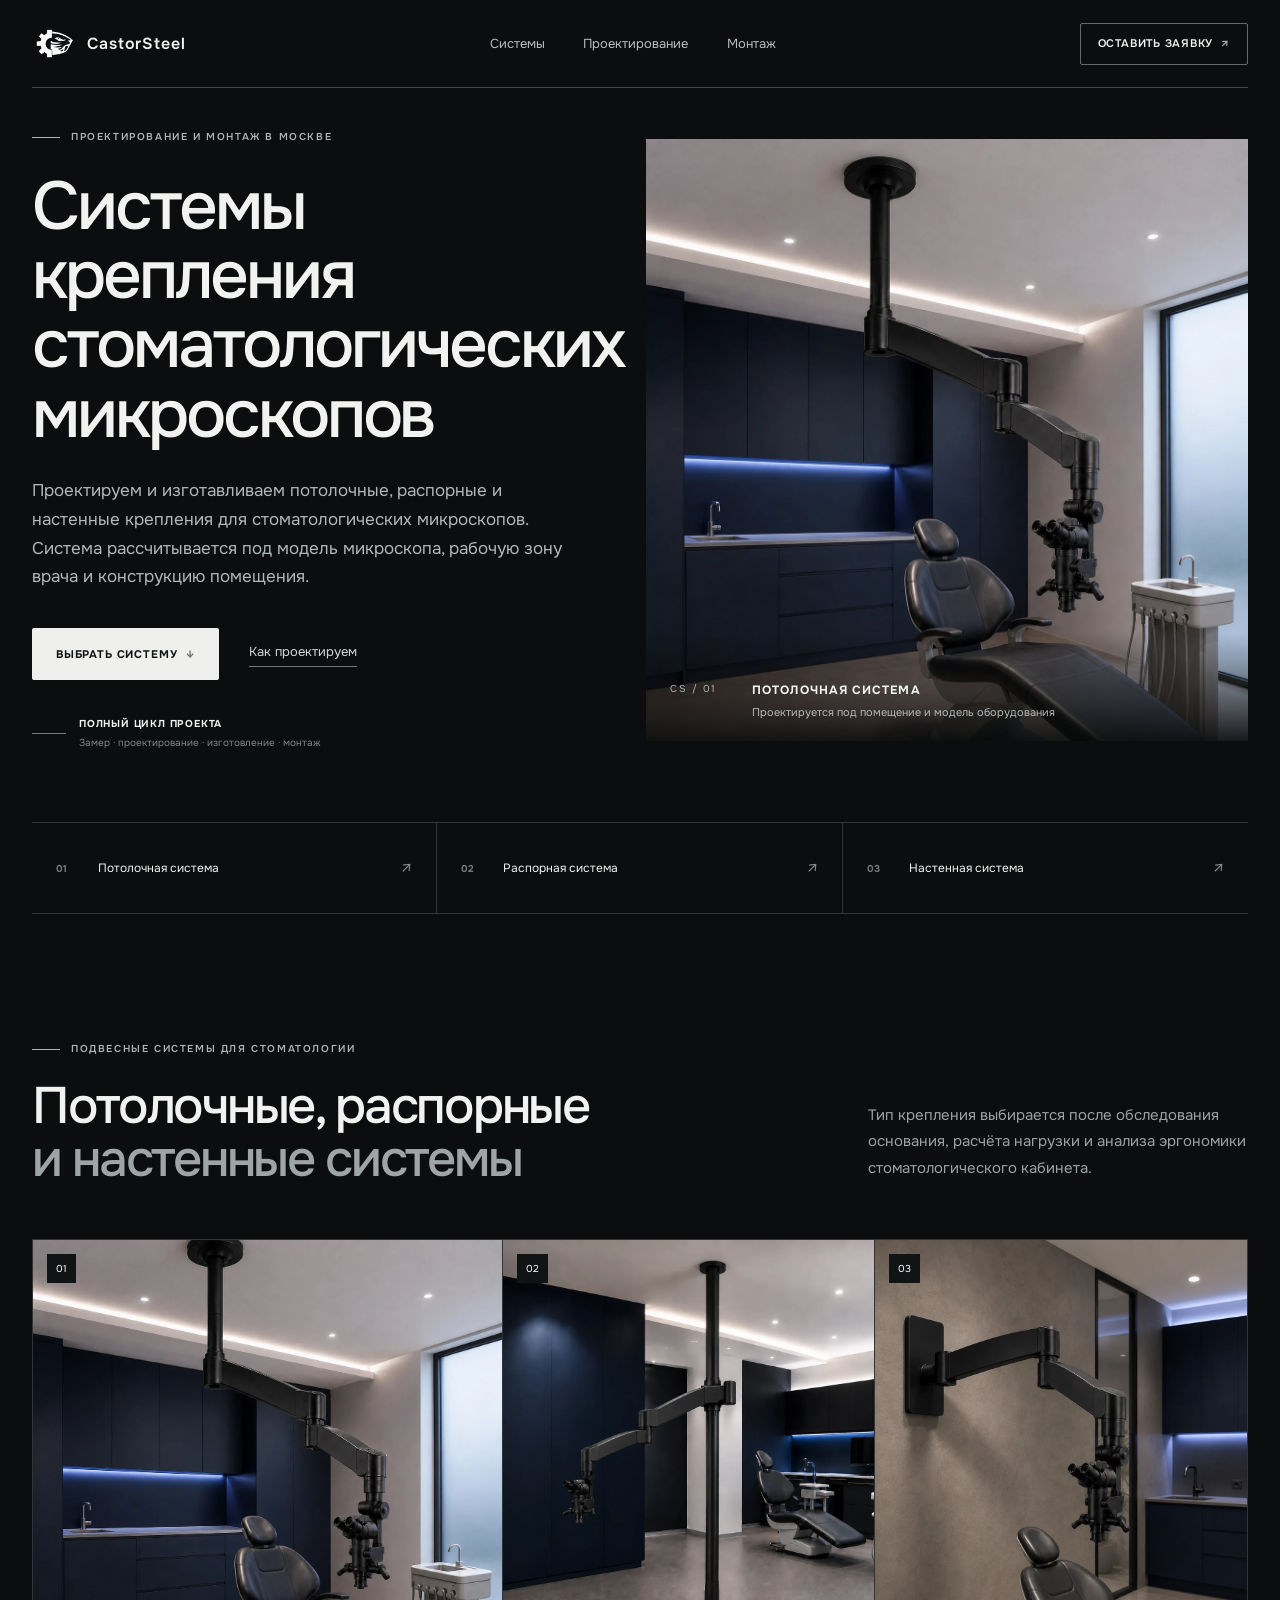
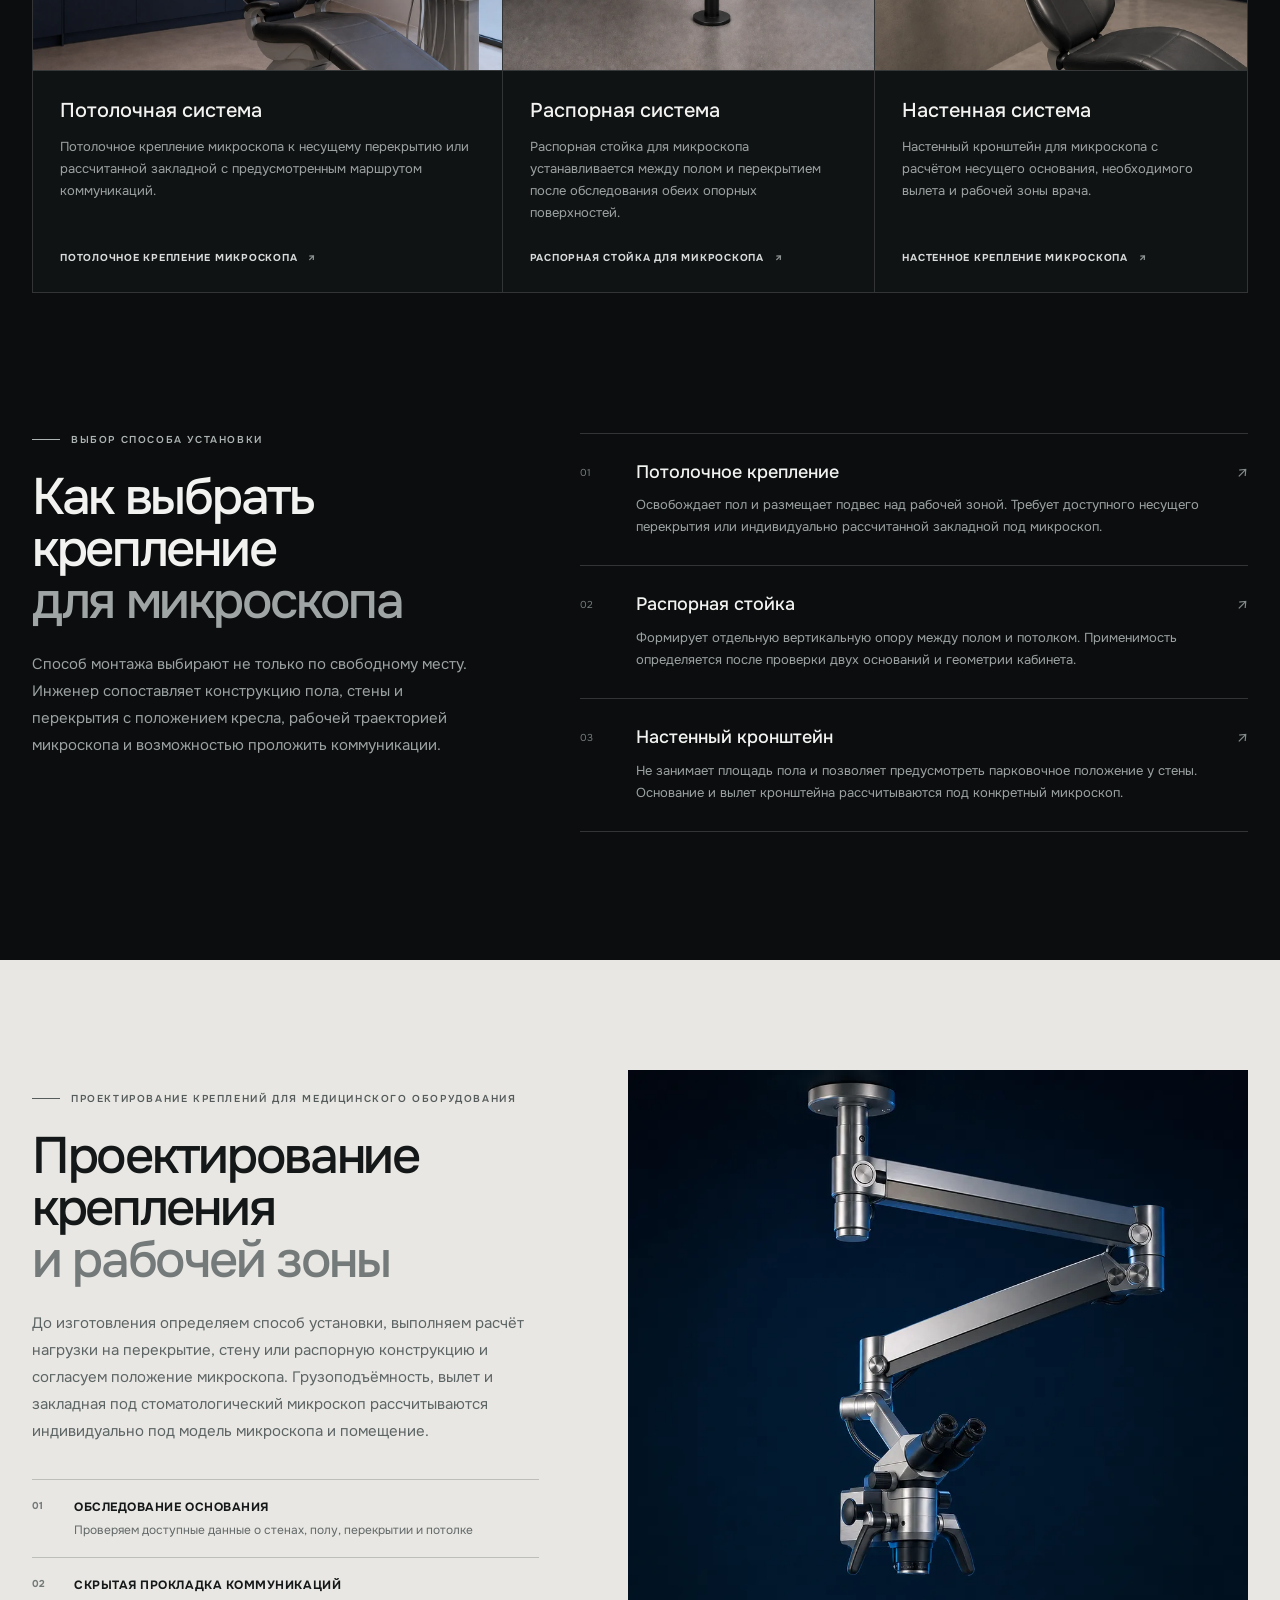
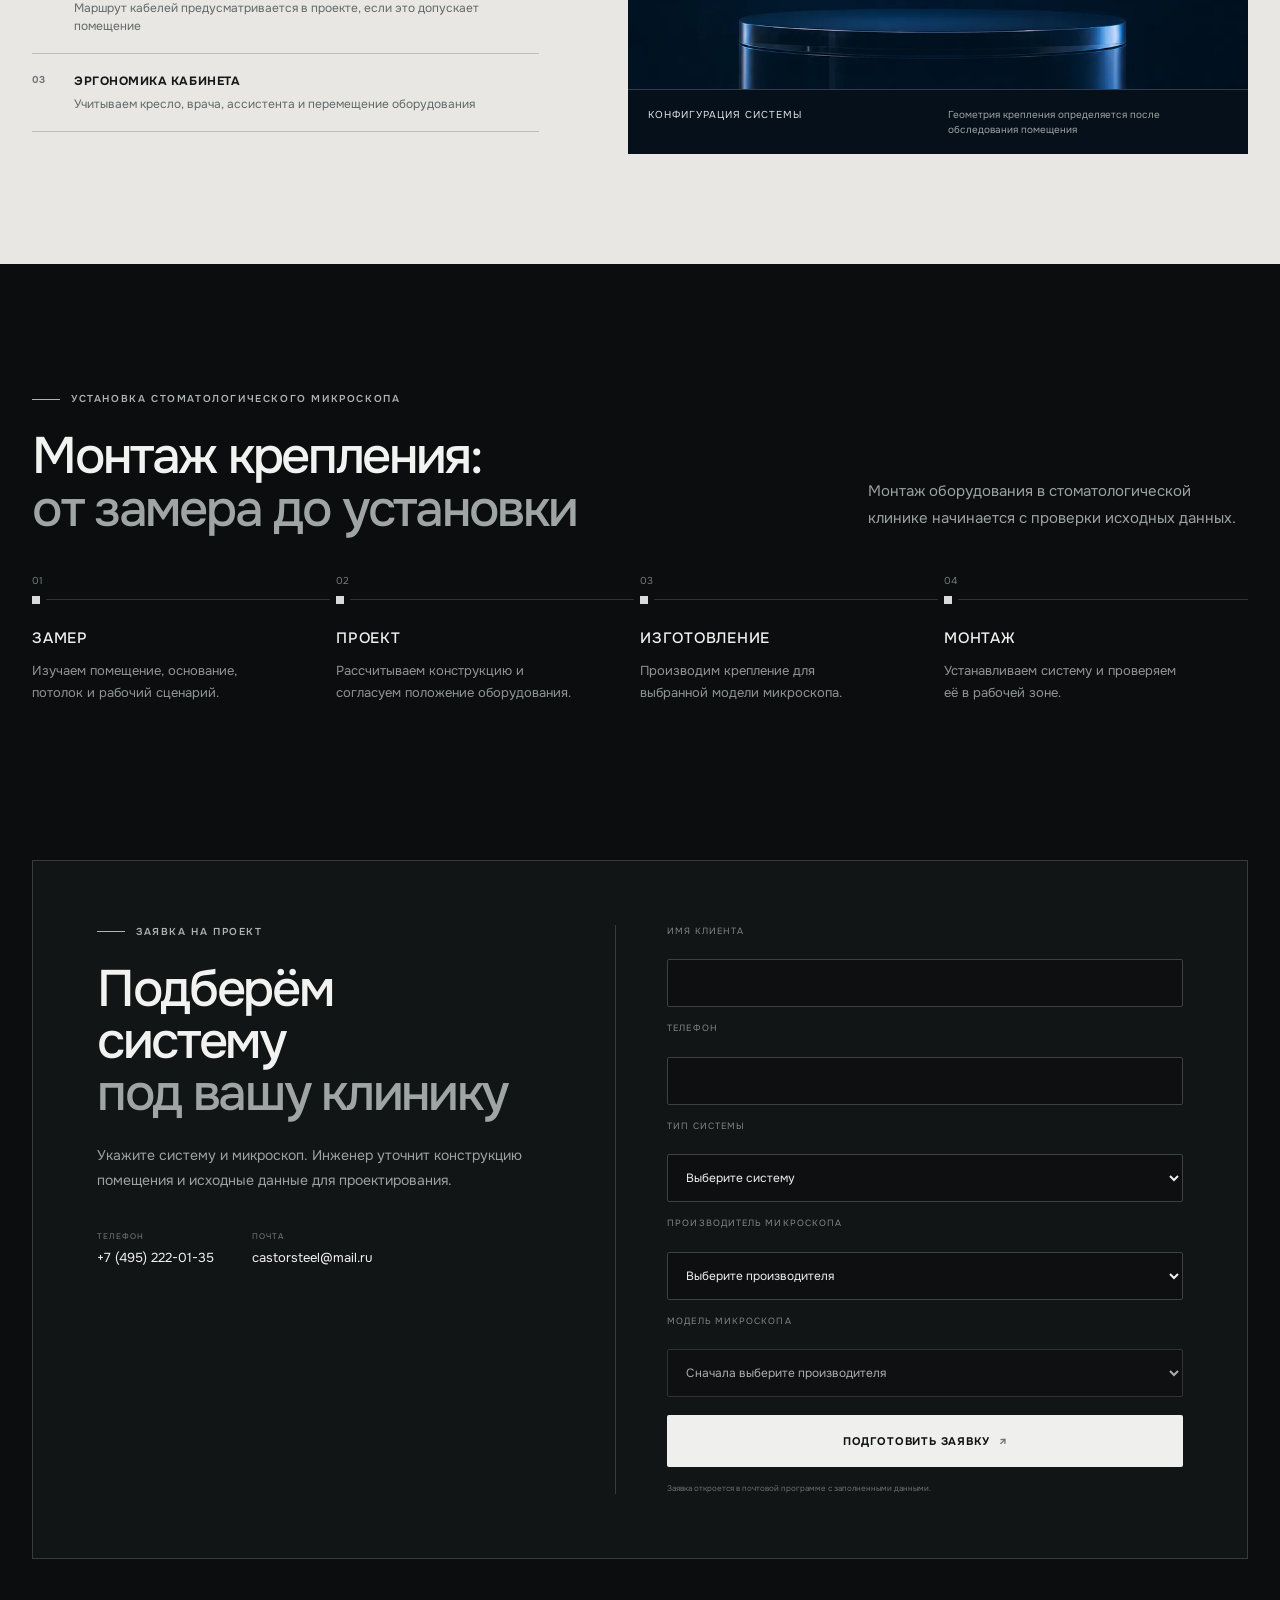
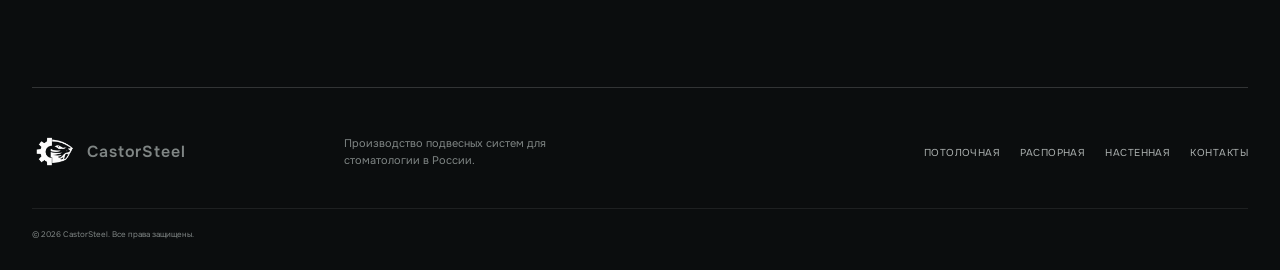
<file: index.html>
<!doctype html>
<html lang="ru">

<head>
  <meta charset="utf-8">
  <meta name="viewport" content="width=device-width,initial-scale=1">
  <title>Системы крепления стоматологических микроскопов — CastorSteel</title>
  <meta name="description" content="Системы крепления стоматологических микроскопов в Москве: потолочные, распорные и настенные. Проектирование, изготовление и монтаж под модель и кабинет.">
  <meta name="robots" content="index,follow,max-image-preview:large">
  <meta name="theme-color" content="#0b0f14">
  <link rel="icon" type="image/png" href="assets/favicon.png">
  <link rel="canonical" href="https://castor-steel.ru/">
  <meta property="og:type" content="website">
  <meta property="og:locale" content="ru_RU">
  <meta property="og:site_name" content="CastorSteel">
  <meta property="og:title" content="Системы крепления стоматологических микроскопов — CastorSteel">
  <meta property="og:description" content="Проектирование, производство и монтаж потолочных, распорных и настенных систем для стоматологических микроскопов.">
  <meta property="og:url" content="https://castor-steel.ru/">
  <meta property="og:image" content="https://castor-steel.ru/assets/raspornaya.png">
  <meta property="og:image:alt" content="Системы крепления стоматологического оборудования CastorSteel">
  <meta name="twitter:card" content="summary_large_image">
  <meta name="twitter:title" content="Системы крепления стоматологических микроскопов — CastorSteel">
  <meta name="twitter:description" content="Крепление медицинского оборудования под заказ: проектирование, изготовление и монтаж.">
  <meta name="twitter:image" content="https://castor-steel.ru/assets/raspornaya.png">
  <script type="application/ld+json">{"@context":"https://schema.org","@graph":[{"@type":"Organization","@id":"https://castor-steel.ru/#organization","name":"CastorSteel","url":"https://castor-steel.ru/","logo":"https://castor-steel.ru/assets/logo-mark.png","email":"project@castorsteel.ru","telephone":"+7-495-120-44-85","description":"Проектирование и производство потолочных, распорных и настенных систем крепления для стоматологических микроскопов."},{"@type":"WebSite","@id":"https://castor-steel.ru/#website","url":"https://castor-steel.ru/","name":"CastorSteel","inLanguage":"ru-RU","publisher":{"@id":"https://castor-steel.ru/#organization"}},{"@type":"Service","name":"Крепления для стоматологических микроскопов","serviceType":"Проектирование, изготовление и монтаж креплений для стоматологического оборудования","provider":{"@id":"https://castor-steel.ru/#organization"},"areaServed":{"@type":"Country","name":"Россия"},"url":"https://castor-steel.ru/#solutions"}]}</script>
  <link rel="preconnect" href="https://fonts.googleapis.com">
  <link rel="preconnect" href="https://fonts.gstatic.com" crossorigin>
  <link href="https://fonts.googleapis.com/css2?family=Onest:wght@400;500;600;700&amp;display=swap" rel="stylesheet">
  <link rel="stylesheet" href="site.css?v=20260815-2">
  <script src="script.js" defer></script>
</head>

<body class="home-page">
  <main>
    <header class="nav-shell"><a class="brand" href="index.html" aria-label="CastorSteel — главная"><img src="assets/logo-mark.png" alt=""><span class="brand-name">CastorSteel</span></a>
      <nav aria-label="Основная навигация"><a href="#solutions">Системы</a><a href="#engineering">Проектирование</a><a href="#process">Монтаж</a></nav><a class="nav-cta" href="#contact">Оставить заявку <span>↗</span></a>
    </header>
    <section class="hero" id="top">
      <div class="hero-copy">
        <div class="eyebrow"><span></span> Проектирование и монтаж в Москве</div>
        <h1>Системы крепления<br> стоматологических микроскопов</h1>
        <p>Проектируем и изготавливаем потолочные, распорные и настенные крепления для стоматологических микроскопов. Система рассчитывается под модель микроскопа, рабочую зону врача и конструкцию помещения.</p>
        <div class="hero-actions"><a class="button primary" href="#solutions">Выбрать систему <span>↓</span></a><a class="text-link" href="#engineering">Как проектируем</a></div>
      </div>
      <figure class="hero-product">
        <img src="assets/potolochnaya.webp" alt="Потолочная система CastorSteel со стоматологическим микроскопом" width="1254" height="1254">
        <figcaption><span>CS / 01</span><b>Потолочная система</b><small>Проектируется под помещение и модель оборудования</small></figcaption>
      </figure>
      <div class="hero-status"><span class="status-line"></span>
        <div><b>Полный цикл проекта</b><small>Замер · проектирование · изготовление · монтаж</small></div>
      </div>
    </section>
    <nav class="numbers" aria-label="Типы систем">
      <a href="potolochnaya-sistema/index.html"><strong>01</strong><span>Потолочная система</span><i>↗</i></a>
      <a href="raspornaya-sistema/index.html"><strong>02</strong><span>Распорная система</span><i>↗</i></a>
      <a href="nastennaya-sistema/index.html"><strong>03</strong><span>Настенная система</span><i>↗</i></a>
    </nav>
    <section class="section solutions" id="solutions">
      <div class="section-head">
        <div>
          <div class="eyebrow"><span></span> Подвесные системы для стоматологии</div>
          <h2>Потолочные, распорные<br><em>и настенные системы</em></h2>
        </div>
        <p>Тип крепления выбирается после обследования основания, расчёта нагрузки и анализа эргономики стоматологического кабинета.</p>
      </div>
      <div class="product-grid three">
        <article class="product-card glass">
          <div class="product-visual"><img src="assets/potolochnaya.webp" alt="Потолочное крепление стоматологического микроскопа" loading="lazy" width="1254" height="1254"><span class="product-index">01</span></div>
          <div class="product-content">
            <h3>Потолочная система</h3>
            <p>Потолочное крепление микроскопа к несущему перекрытию или рассчитанной закладной с предусмотренным маршрутом коммуникаций.</p><a href="potolochnaya-sistema/index.html">Потолочное крепление микроскопа <span>↗</span></a>
          </div>
        </article>
        <article class="product-card glass">
          <div class="product-visual"><img src="assets/raspornaya.webp" alt="Распорная стойка для стоматологического микроскопа" loading="lazy" width="1254" height="1254"><span class="product-index">02</span></div>
          <div class="product-content">
            <h3>Распорная система</h3>
            <p>Распорная стойка для микроскопа устанавливается между полом и перекрытием после обследования обеих опорных поверхностей.</p><a href="raspornaya-sistema/index.html">Распорная стойка для микроскопа <span>↗</span></a>
          </div>
        </article>
        <article class="product-card glass">
          <div class="product-visual"><img src="assets/nastennaya.webp" alt="Настенное крепление стоматологического микроскопа" loading="lazy" width="1254" height="1254"><span class="product-index">03</span></div>
          <div class="product-content">
            <h3>Настенная система</h3>
            <p>Настенный кронштейн для микроскопа с расчётом несущего основания, необходимого вылета и рабочей зоны врача.</p><a href="nastennaya-sistema/index.html">Настенное крепление микроскопа <span>↗</span></a>
          </div>
        </article>
      </div>
    </section>
    <section class="section selection-guide" aria-labelledby="selection-title">
      <div class="selection-intro">
        <div class="eyebrow"><span></span> Выбор способа установки</div>
        <h2 id="selection-title">Как выбрать крепление<br><em>для микроскопа</em></h2>
        <p>Способ монтажа выбирают не только по свободному месту. Инженер сопоставляет конструкцию пола, стены и перекрытия с положением кресла, рабочей траекторией микроскопа и возможностью проложить коммуникации.</p>
      </div>
      <div class="selection-list">
        <a href="potolochnaya-sistema/index.html"><span>01</span><div><h3>Потолочное крепление</h3><p>Освобождает пол и размещает подвес над рабочей зоной. Требует доступного несущего перекрытия или индивидуально рассчитанной закладной под микроскоп.</p></div><i>↗</i></a>
        <a href="raspornaya-sistema/index.html"><span>02</span><div><h3>Распорная стойка</h3><p>Формирует отдельную вертикальную опору между полом и потолком. Применимость определяется после проверки двух оснований и геометрии кабинета.</p></div><i>↗</i></a>
        <a href="nastennaya-sistema/index.html"><span>03</span><div><h3>Настенный кронштейн</h3><p>Не занимает площадь пола и позволяет предусмотреть парковочное положение у стены. Основание и вылет кронштейна рассчитываются под конкретный микроскоп.</p></div><i>↗</i></a>
      </div>
    </section>
    <section class="engineering" id="engineering">
      <div class="engineering-copy">
        <div class="eyebrow"><span></span> Проектирование креплений для медицинского оборудования</div>
        <h2>Проектирование крепления<br><em>и рабочей зоны</em></h2>
        <p>До изготовления определяем способ установки, выполняем расчёт нагрузки на перекрытие, стену или распорную конструкцию и согласуем положение микроскопа. Грузоподъёмность, вылет и закладная под стоматологический микроскоп рассчитываются индивидуально под модель микроскопа и помещение.</p>
        <div class="feature-list">
          <div><b>01</b><span><strong>Обследование основания</strong><small>Проверяем доступные данные о стенах, полу, перекрытии и потолке</small></span></div>
          <div><b>02</b><span><strong>Скрытая прокладка коммуникаций</strong><small>Маршрут кабелей предусматривается в проекте, если это допускает помещение</small></span></div>
          <div><b>03</b><span><strong>Эргономика кабинета</strong><small>Учитываем кресло, врача, ассистента и перемещение оборудования</small></span></div>
        </div>
      </div>
      <figure class="engineering-art"><img src="assets/microscope-mount.webp" alt="Шарнирная потолочная система с микроскопом" loading="lazy" width="1000" height="1000"><figcaption><span>Конфигурация системы</span><small>Геометрия крепления определяется после обследования помещения</small></figcaption></figure>
    </section>
    <section class="section process" id="process">
      <div class="section-head compact">
        <div>
          <div class="eyebrow"><span></span> Установка стоматологического микроскопа</div>
          <h2>Монтаж крепления:<br><em>от замера до установки</em></h2>
        </div>
        <p>Монтаж оборудования в стоматологической клинике начинается с проверки исходных данных.</p>
      </div>
      <div class="timeline">
        <article><span>01</span><i></i>
          <h3>Замер</h3>
          <p>Изучаем помещение, основание, потолок и рабочий сценарий.</p>
        </article>
        <article><span>02</span><i></i>
          <h3>Проект</h3>
          <p>Рассчитываем конструкцию и согласуем положение оборудования.</p>
        </article>
        <article><span>03</span><i></i>
          <h3>Изготовление</h3>
          <p>Производим крепление для выбранной модели микроскопа.</p>
        </article>
        <article><span>04</span><i></i>
          <h3>Монтаж</h3>
          <p>Устанавливаем систему и проверяем её в рабочей зоне.</p>
        </article>
      </div>
    </section>
    <section class="contact section" id="contact">
      <div class="contact-panel glass">
        <div class="contact-copy">
          <div class="eyebrow"><span></span> Заявка на проект</div>
          <h2>Подберём систему<br><em>под вашу клинику</em></h2>
          <p>Укажите систему и микроскоп. Инженер уточнит конструкцию помещения и исходные данные для проектирования.</p>
          <address class="contact-meta"><span><small>Телефон</small><a href="tel:+74951204485">+7 (495) 222-01-35</a></span><span><small>Почта</small><a href="mailto:castorsteel@mail.ru">castorsteel@mail.ru</a></span></address>
        </div>
        <form id="request-form"><label for="client-name">Имя клиента</label><input id="client-name" name="name" autocomplete="name" required><label for="client-phone">Телефон</label><input id="client-phone" name="phone" type="tel" autocomplete="tel" required><label for="solution">Тип системы</label><select id="solution" name="solution" required>
            <option value="" disabled selected>Выберите систему</option>
            <option>Потолочная система</option>
            <option>Распорная система</option>
            <option>Настенная система</option>
          </select><label for="manufacturer">Производитель микроскопа</label><select id="manufacturer" name="manufacturer" required>
            <option value="" disabled selected>Выберите производителя</option>
            <option value="zeiss">ZEISS</option>
            <option value="leica">Leica Microsystems</option>
            <option value="cjoptik">CJ-Optik</option>
            <option value="zumax">Zumax</option>
            <option value="labomed">Labomed</option>
            <option value="global">Global Surgical</option>
            <option value="other">Другой производитель</option>
          </select>
          <div class="form-field" id="other-manufacturer-wrap" hidden><label for="other-manufacturer">Название производителя</label><input id="other-manufacturer" name="otherManufacturer" disabled></div><label for="model">Модель микроскопа</label><select id="model" name="model" required disabled>
            <option value="" disabled selected>Сначала выберите производителя</option>
          </select>
          <div class="form-field" id="other-model-wrap" hidden><label for="other-model">Название модели</label><input id="other-model" name="otherModel" disabled></div><button class="button primary" type="submit">Подготовить заявку <span>↗</span></button><small>Заявка откроется в почтовой программе с заполненными данными.</small>
        </form>
        <div class="success hidden" id="form-success"><span>✓</span>
          <h3>Заявка подготовлена</h3>
          <p>Открывается почтовая программа с заполненными данными.</p><button type="button" id="form-reset">Вернуться к форме</button>
        </div>
      </div>
    </section>
    <footer class="site-footer"><a class="brand" href="index.html" aria-label="CastorSteel — главная"><img src="assets/logo-mark.png" alt=""><span class="brand-name">CastorSteel</span></a>
      <p>Производство подвесных систем для стоматологии в России.</p>
      <div class="systems-nav"><a href="potolochnaya-sistema/index.html">Потолочная</a><a href="raspornaya-sistema/index.html">Распорная</a><a href="nastennaya-sistema/index.html">Настенная</a><a href="#contact">Контакты</a></div><small>© 2026 CastorSteel. Все права защищены.</small>
    </footer>
  </main>
</body>

</html>
</file>
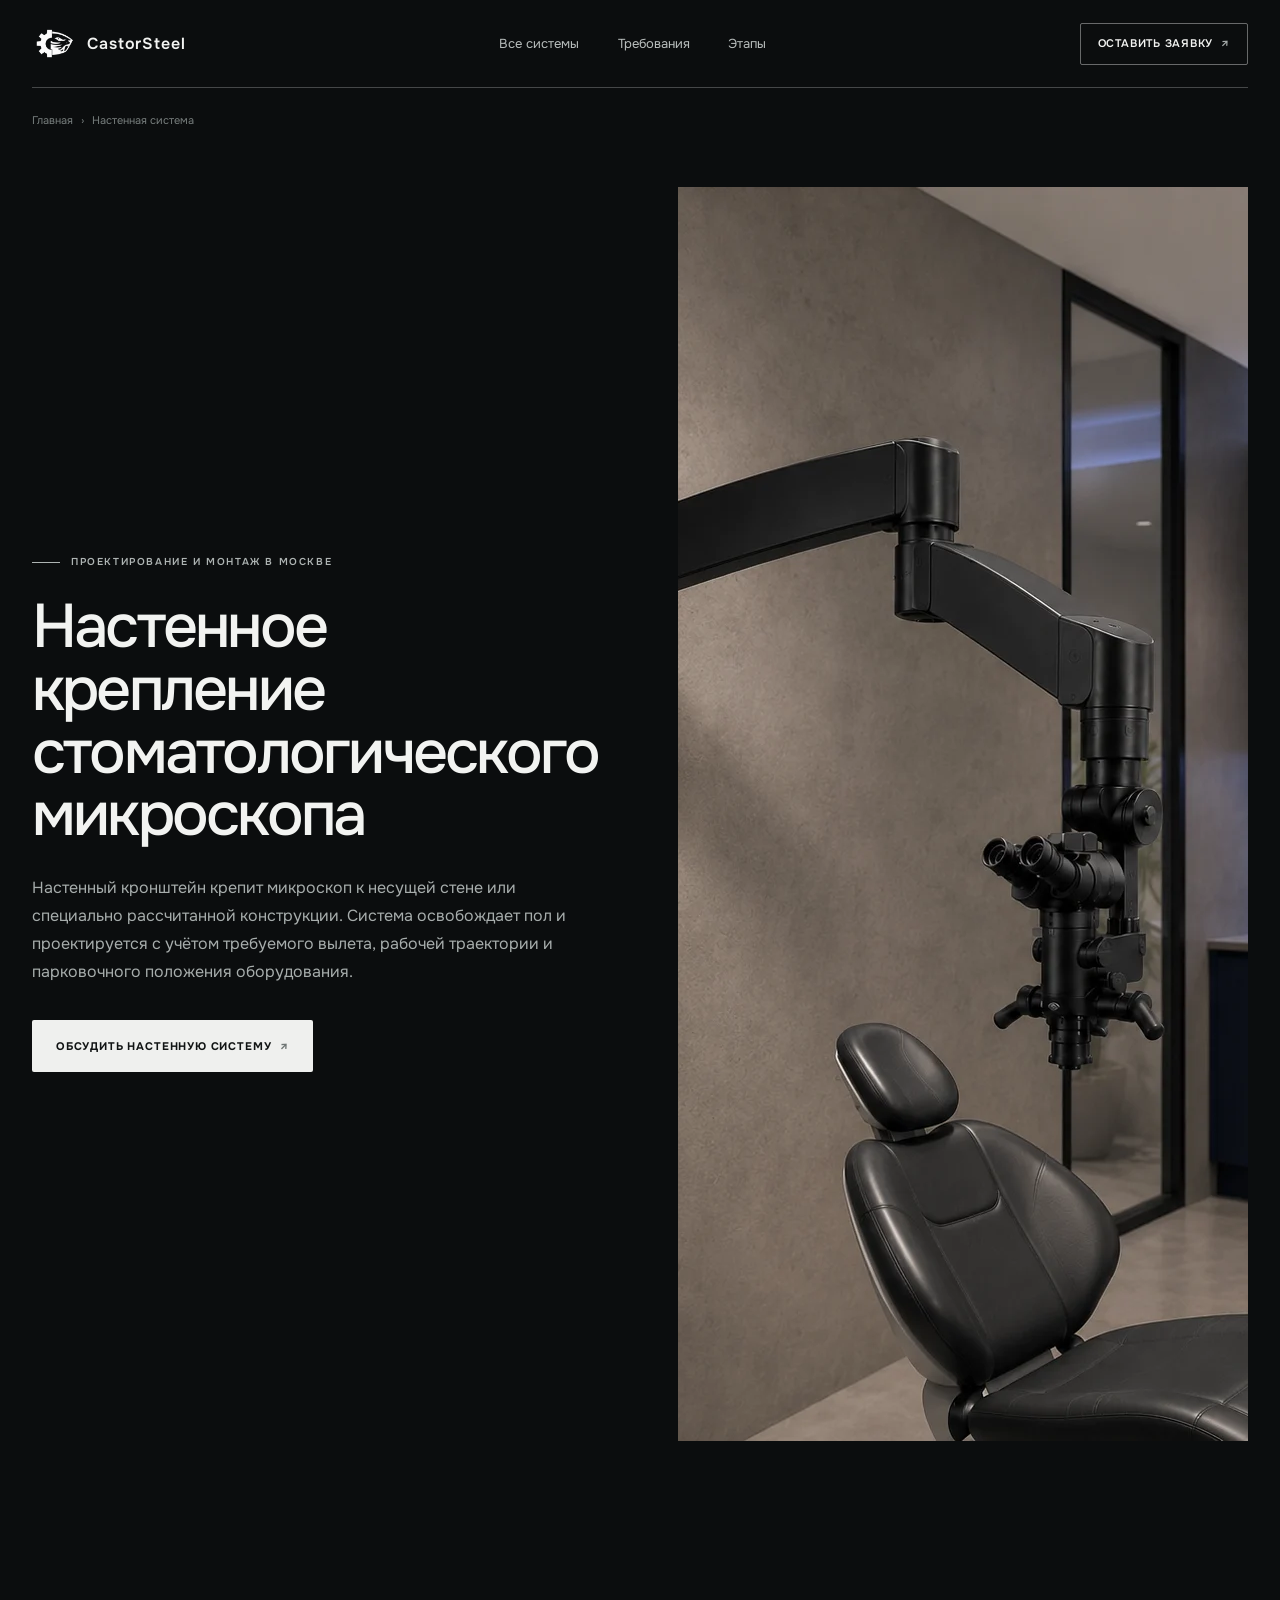
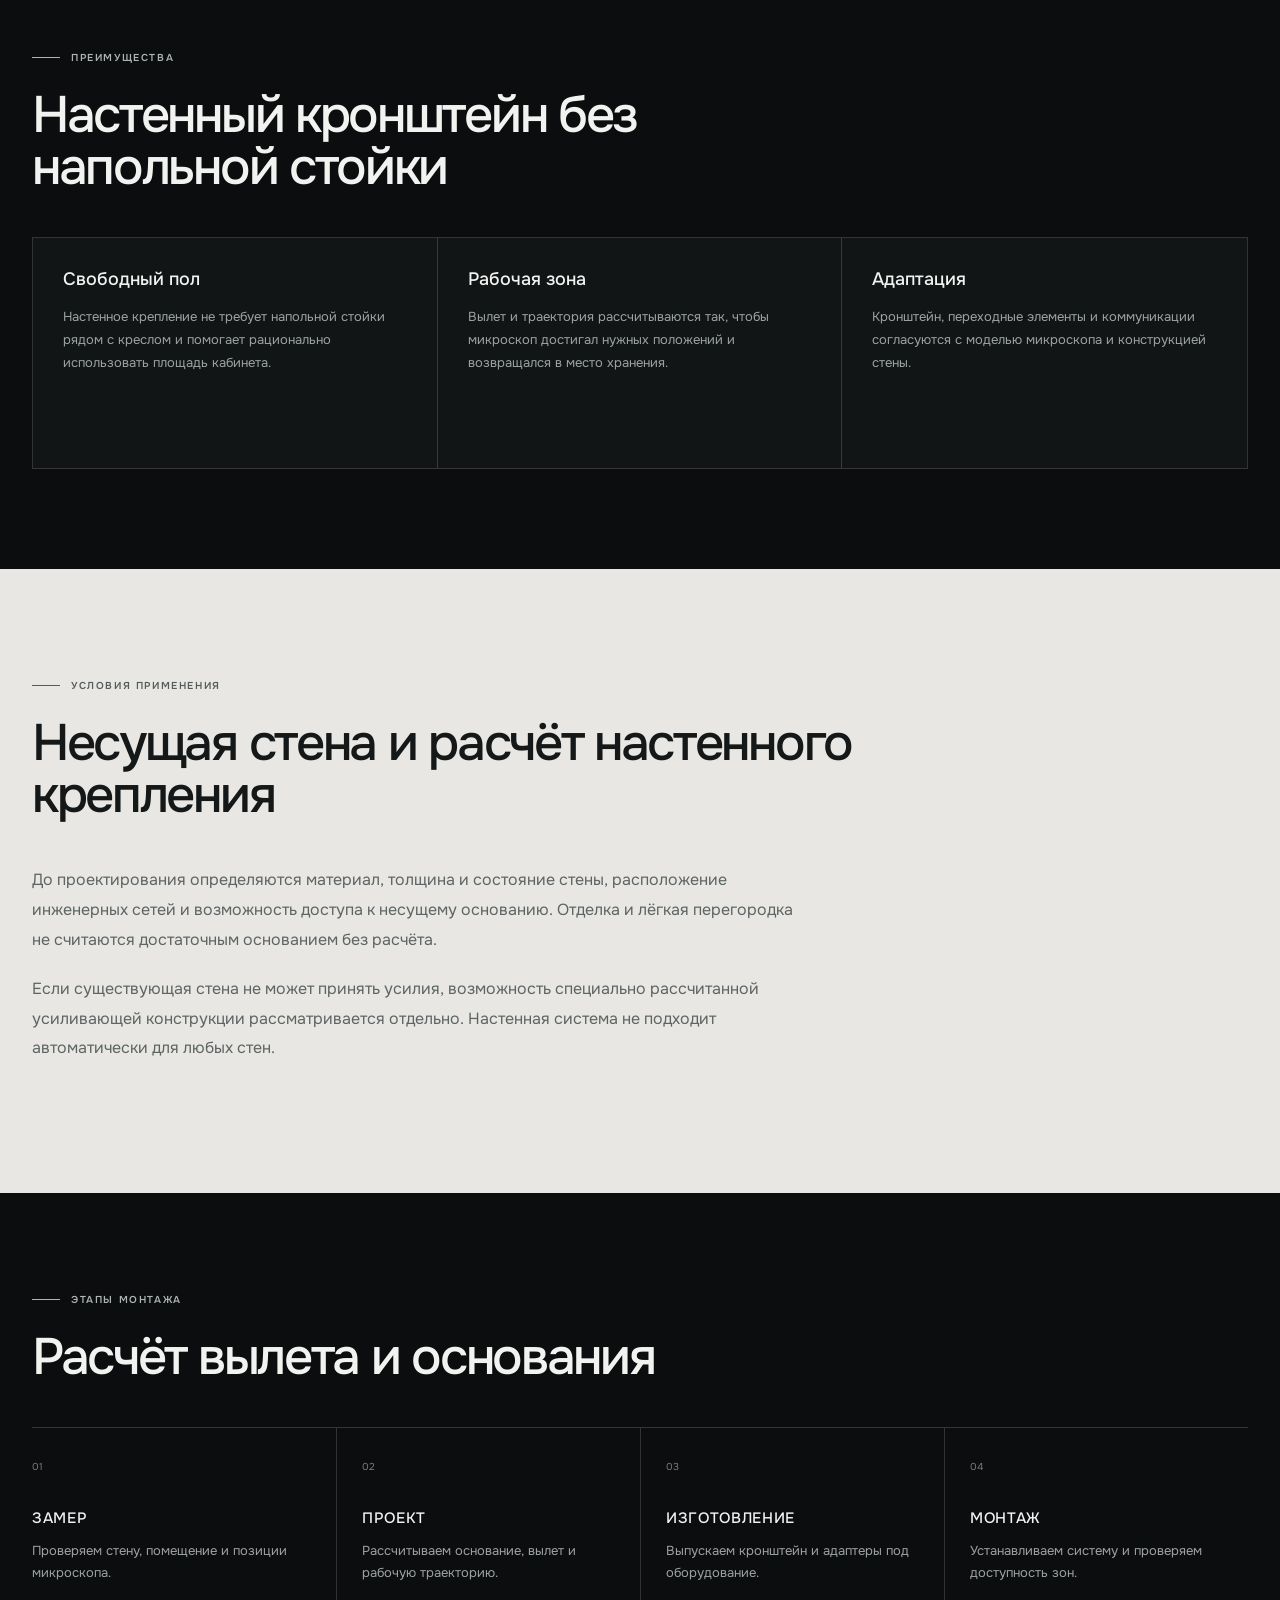
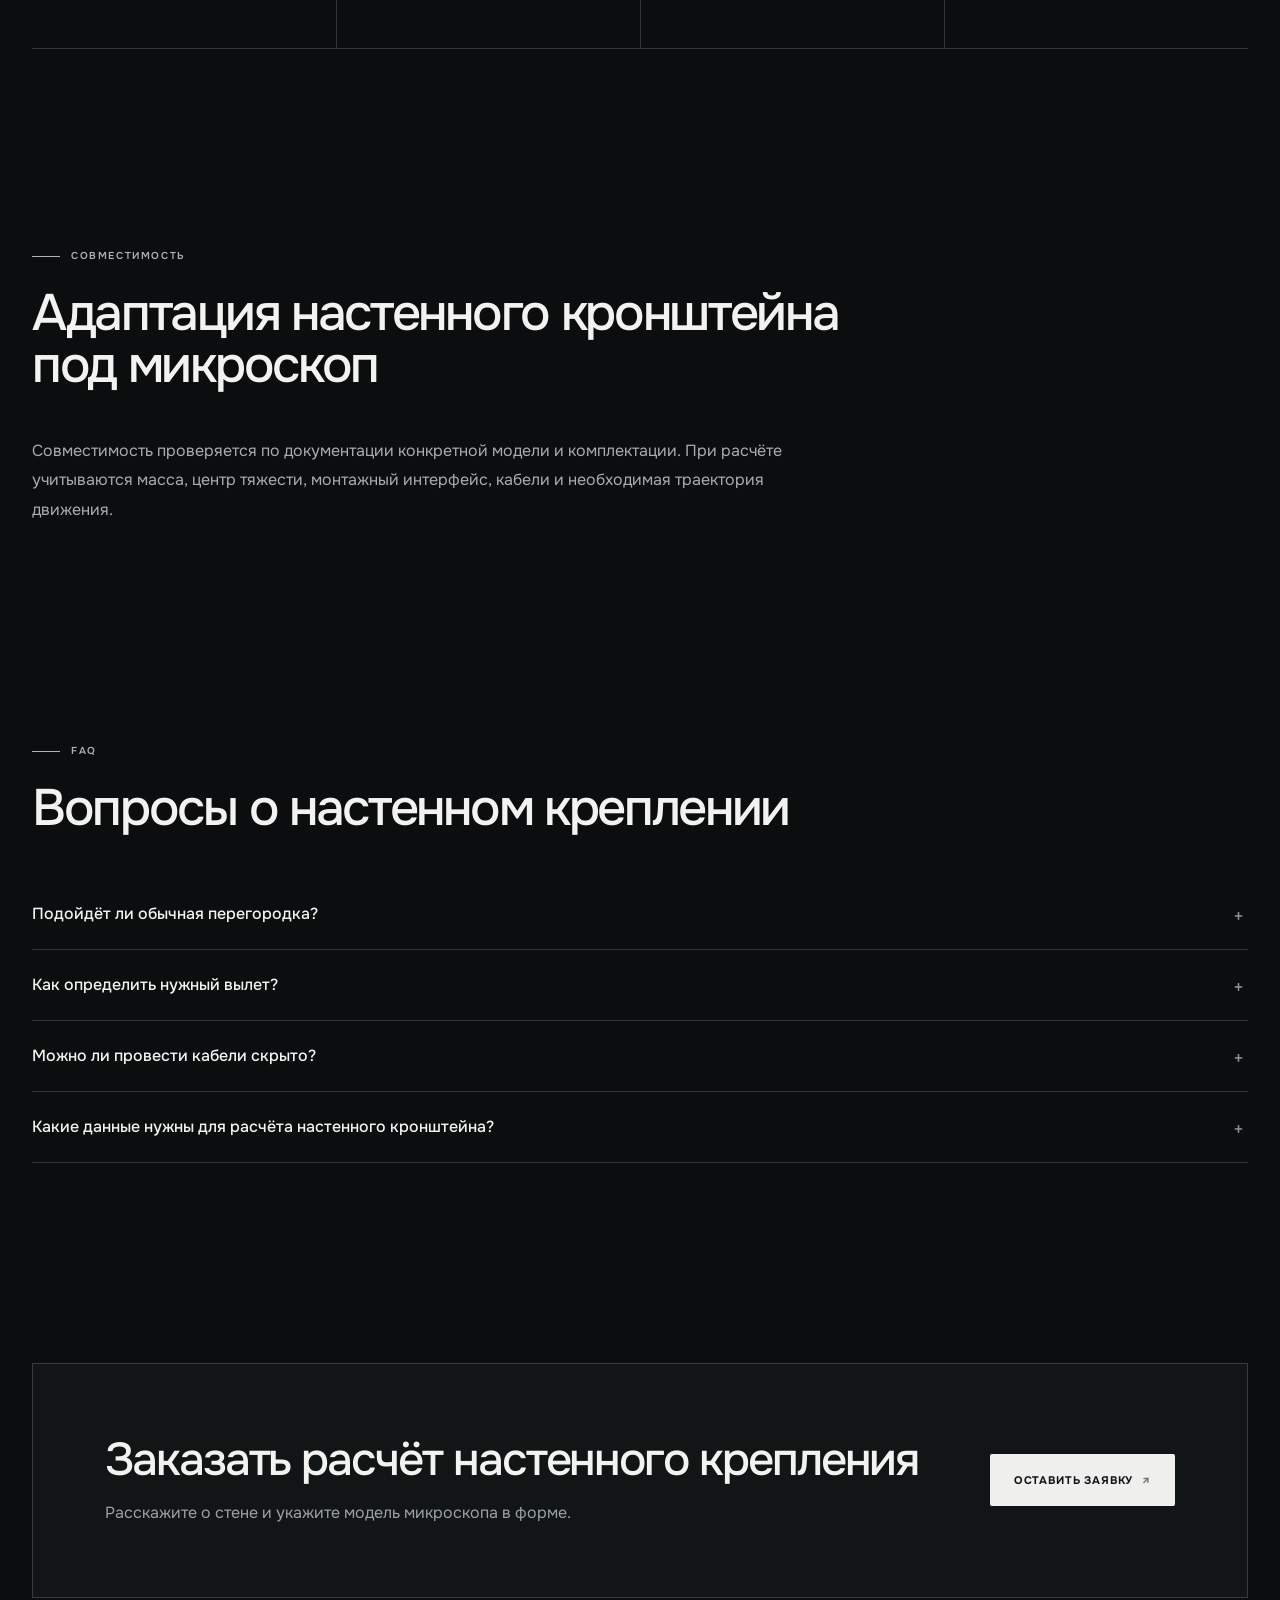
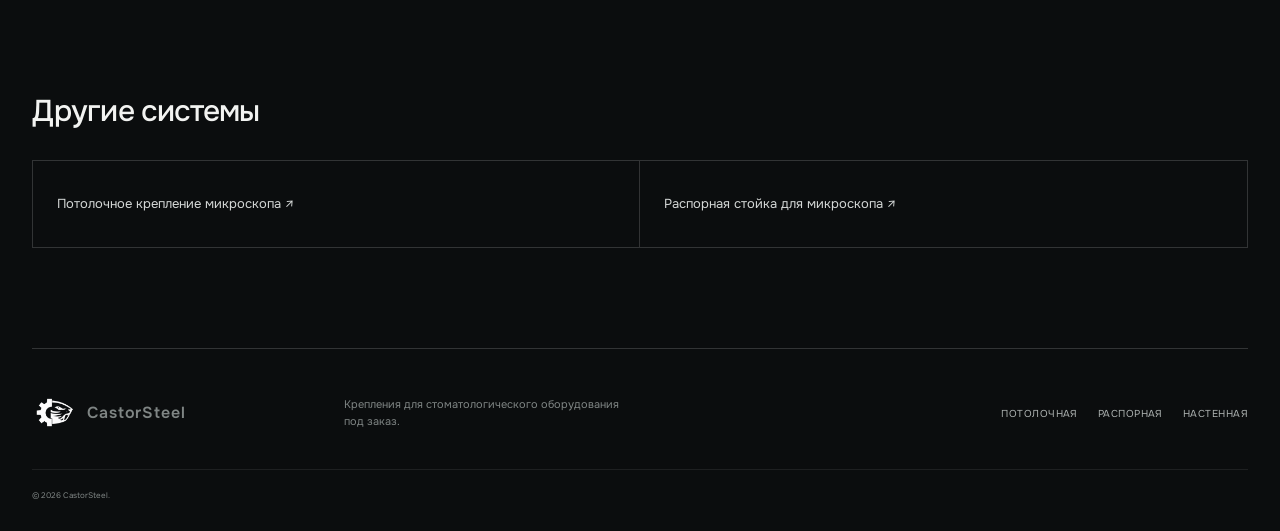
<file: nastennaya-sistema/index.html>
<!doctype html><html lang="ru"><head><meta charset="utf-8"><meta name="viewport" content="width=device-width,initial-scale=1"><link rel="icon" type="image/png" href="../assets/favicon.png"><title>Настенное крепление стоматологического микроскопа — CastorSteel</title><meta name="description" content="Настенное крепление стоматологического микроскопа под заказ: проверка основания, расчёт вылета, проектирование, изготовление и монтаж в Москве."><meta name="robots" content="index,follow,max-image-preview:large"><link rel="canonical" href="https://castor-steel.ru/nastennaya-sistema/"><meta property="og:type" content="website"><meta property="og:locale" content="ru_RU"><meta property="og:site_name" content="CastorSteel"><meta property="og:title" content="Настенное крепление стоматологического микроскопа — CastorSteel"><meta property="og:description" content="Настенный кронштейн для микроскопа с расчётом основания, вылета и рабочей зоны."><meta property="og:url" content="https://castor-steel.ru/nastennaya-sistema/"><meta property="og:image" content="https://castor-steel.ru/assets/nastennaya.png"><meta property="og:image:alt" content="Настенная система крепления стоматологического микроскопа"><meta name="twitter:card" content="summary_large_image"><meta name="twitter:title" content="Настенное крепление стоматологического микроскопа"><meta name="twitter:description" content="Индивидуальный настенный кронштейн для микроскопа: обследование, расчёт и монтаж."><meta name="twitter:image" content="https://castor-steel.ru/assets/nastennaya.png"><script type="application/ld+json">{"@context":"https://schema.org","@graph":[{"@type":"Service","name":"Настенное крепление стоматологического микроскопа","serviceType":"Проектирование, изготовление и монтаж настенной системы","provider":{"@type":"Organization","name":"CastorSteel","url":"https://castor-steel.ru/"},"areaServed":{"@type":"City","name":"Москва"},"url":"https://castor-steel.ru/nastennaya-sistema/","description":"Крепление к несущей стене или рассчитанной конструкции с индивидуальным расчётом вылета и рабочей зоны."},{"@type":"BreadcrumbList","itemListElement":[{"@type":"ListItem","position":1,"name":"Главная","item":"https://castor-steel.ru/"},{"@type":"ListItem","position":2,"name":"Настенная система","item":"https://castor-steel.ru/nastennaya-sistema/"}]}]}</script><link rel="preconnect" href="https://fonts.googleapis.com"><link rel="preconnect" href="https://fonts.gstatic.com" crossorigin><link href="https://fonts.googleapis.com/css2?family=Onest:wght@400;500;600;700&amp;display=swap" rel="stylesheet"><link rel="stylesheet" href="../site.css?v=20260815-2"><script src="../script.js" defer></script></head><body class="product-page"><main class="page-main">
<header class="nav-shell"><a class="brand" href="../index.html"><img src="../assets/logo-mark.png" alt=""><span class="brand-name">CastorSteel</span></a><nav><a href="../index.html#solutions">Все системы</a><a href="#requirements">Требования</a><a href="#process">Этапы</a></nav><a class="nav-cta" href="../index.html#contact">Оставить заявку <span>↗</span></a></header><nav class="breadcrumbs" aria-label="Хлебные крошки"><ol><li><a href="../index.html">Главная</a></li><li aria-current="page">Настенная система</li></ol></nav>
<section class="system-hero"><div><div class="eyebrow"><span></span> Проектирование и монтаж в Москве</div><h1>Настенное крепление стоматологического микроскопа</h1><p>Настенный кронштейн крепит микроскоп к несущей стене или специально рассчитанной конструкции. Система освобождает пол и проектируется с учётом требуемого вылета, рабочей траектории и парковочного положения оборудования.</p><a class="button primary" href="../index.html#contact">Обсудить настенную систему <span>↗</span></a></div><img src="../assets/nastennaya.webp" alt="Настенное крепление микроскопа к рассчитанному основанию" width="1254" height="1254"></section>
<section class="content-section"><div class="eyebrow"><span></span> Преимущества</div><h2>Настенный кронштейн без напольной стойки</h2><div class="info-grid"><article class="info-card glass"><h3>Свободный пол</h3><p>Настенное крепление не требует напольной стойки рядом с креслом и помогает рационально использовать площадь кабинета.</p></article><article class="info-card glass"><h3>Рабочая зона</h3><p>Вылет и траектория рассчитываются так, чтобы микроскоп достигал нужных положений и возвращался в место хранения.</p></article><article class="info-card glass"><h3>Адаптация</h3><p>Кронштейн, переходные элементы и коммуникации согласуются с моделью микроскопа и конструкцией стены.</p></article></div></section>
<section class="content-section prose" id="requirements"><div class="eyebrow"><span></span> Условия применения</div><h2>Несущая стена и расчёт настенного крепления</h2><p>До проектирования определяются материал, толщина и состояние стены, расположение инженерных сетей и возможность доступа к несущему основанию. Отделка и лёгкая перегородка не считаются достаточным основанием без расчёта.</p><p>Если существующая стена не может принять усилия, возможность специально рассчитанной усиливающей конструкции рассматривается отдельно. Настенная система не подходит автоматически для любых стен.</p></section>
<section class="content-section" id="process"><div class="eyebrow"><span></span> Этапы монтажа</div><h2>Расчёт вылета и основания</h2><div class="steps-grid"><article><span>01</span><h3>Замер</h3><p>Проверяем стену, помещение и позиции микроскопа.</p></article><article><span>02</span><h3>Проект</h3><p>Рассчитываем основание, вылет и рабочую траекторию.</p></article><article><span>03</span><h3>Изготовление</h3><p>Выпускаем кронштейн и адаптеры под оборудование.</p></article><article><span>04</span><h3>Монтаж</h3><p>Устанавливаем систему и проверяем доступность зон.</p></article></div></section>
<section class="content-section prose"><div class="eyebrow"><span></span> Совместимость</div><h2>Адаптация настенного кронштейна под микроскоп</h2><p>Совместимость проверяется по документации конкретной модели и комплектации. При расчёте учитываются масса, центр тяжести, монтажный интерфейс, кабели и необходимая траектория движения.</p></section>
<section class="content-section faq-list"><div class="eyebrow"><span></span> FAQ</div><h2>Вопросы о настенном креплении</h2><details><summary>Подойдёт ли обычная перегородка?</summary><p>Это можно определить только после изучения конструкции. При необходимости рассматривается рассчитанное усиление, но не каждая стена пригодна для монтажа.</p></details><details><summary>Как определить нужный вылет?</summary><p>По положению кресла, зонам работы врача, парковочному положению и геометрии самого микроскопа.</p></details><details><summary>Можно ли провести кабели скрыто?</summary><p>Возможность зависит от стены, отделки и инженерных сетей; маршрут согласуется на этапе проекта.</p></details><details><summary>Какие данные нужны для расчёта настенного кронштейна?</summary><p>Нужны материал и толщина стены, план кабинета, модель и комплектация микроскопа, а также рабочее и парковочное положения оборудования.</p></details></section>
<section class="content-section"><div class="page-cta"><h2>Заказать расчёт настенного крепления</h2><p>Расскажите о стене и укажите модель микроскопа в форме.</p><a class="button primary" href="../index.html#contact">Оставить заявку <span>↗</span></a></div><h2>Другие системы</h2><div class="related-links"><a href="../potolochnaya-sistema/index.html">Потолочное крепление микроскопа ↗</a><a href="../raspornaya-sistema/index.html">Распорная стойка для микроскопа ↗</a></div></section>
<footer class="site-footer"><a class="brand" href="../index.html"><img src="../assets/logo-mark.png" alt=""><span class="brand-name">CastorSteel</span></a><p>Крепления для стоматологического оборудования под заказ.</p><div class="systems-nav"><a href="../potolochnaya-sistema/index.html">Потолочная</a><a href="../raspornaya-sistema/index.html">Распорная</a><a href="../nastennaya-sistema/index.html">Настенная</a></div><small>© 2026 CastorSteel.</small></footer></main></body></html>
</file>
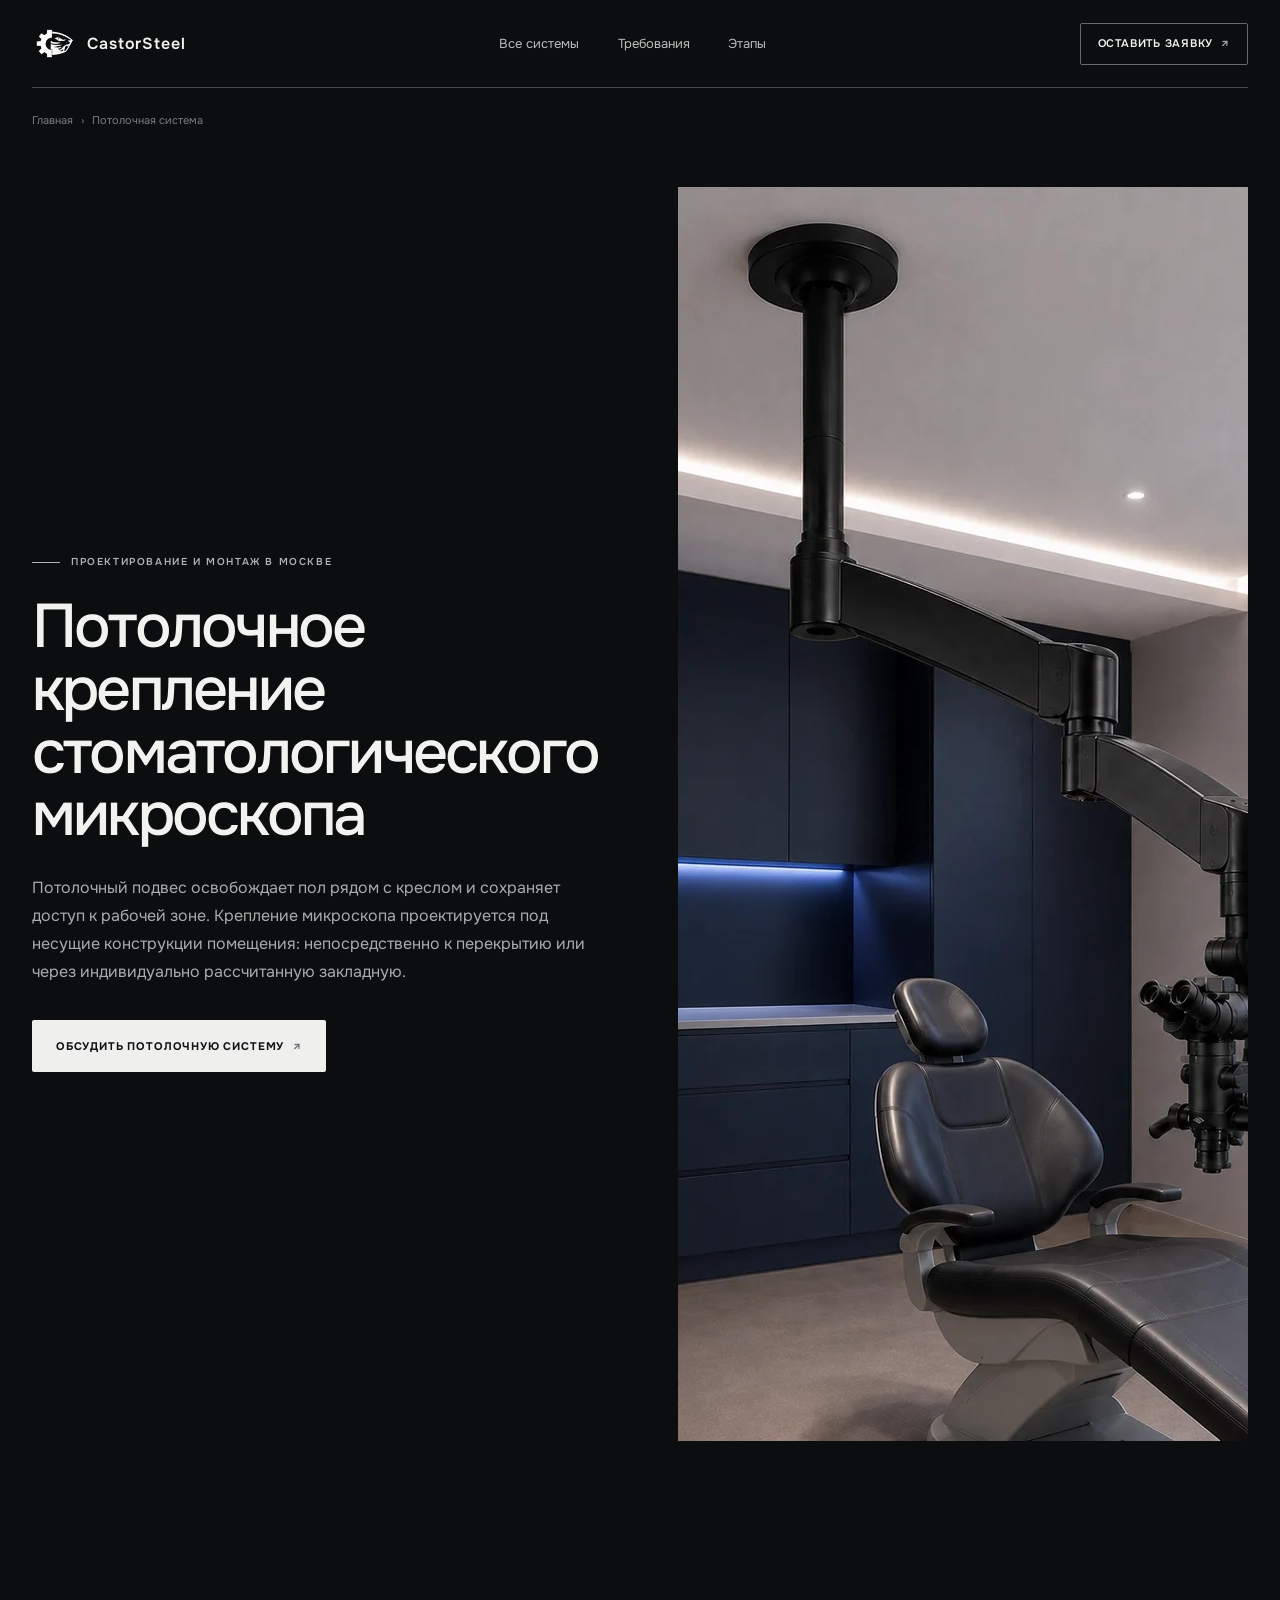
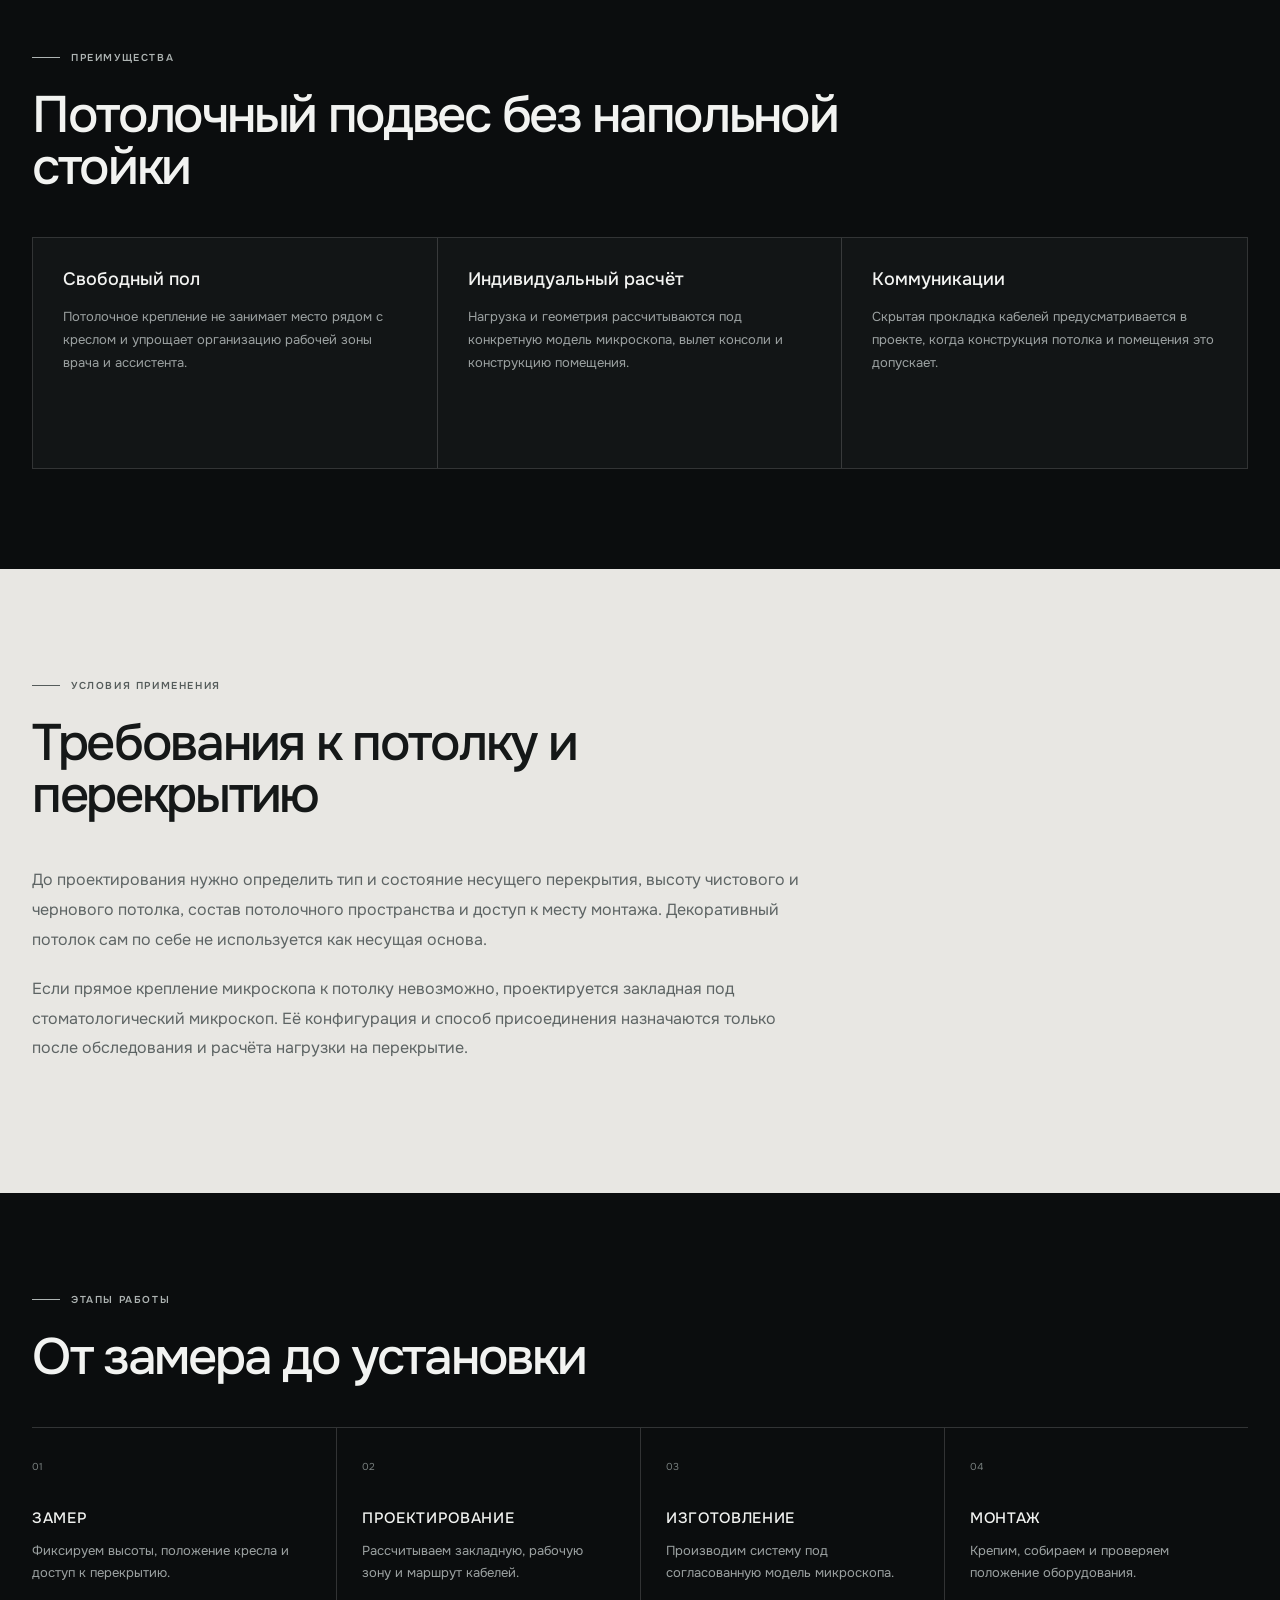
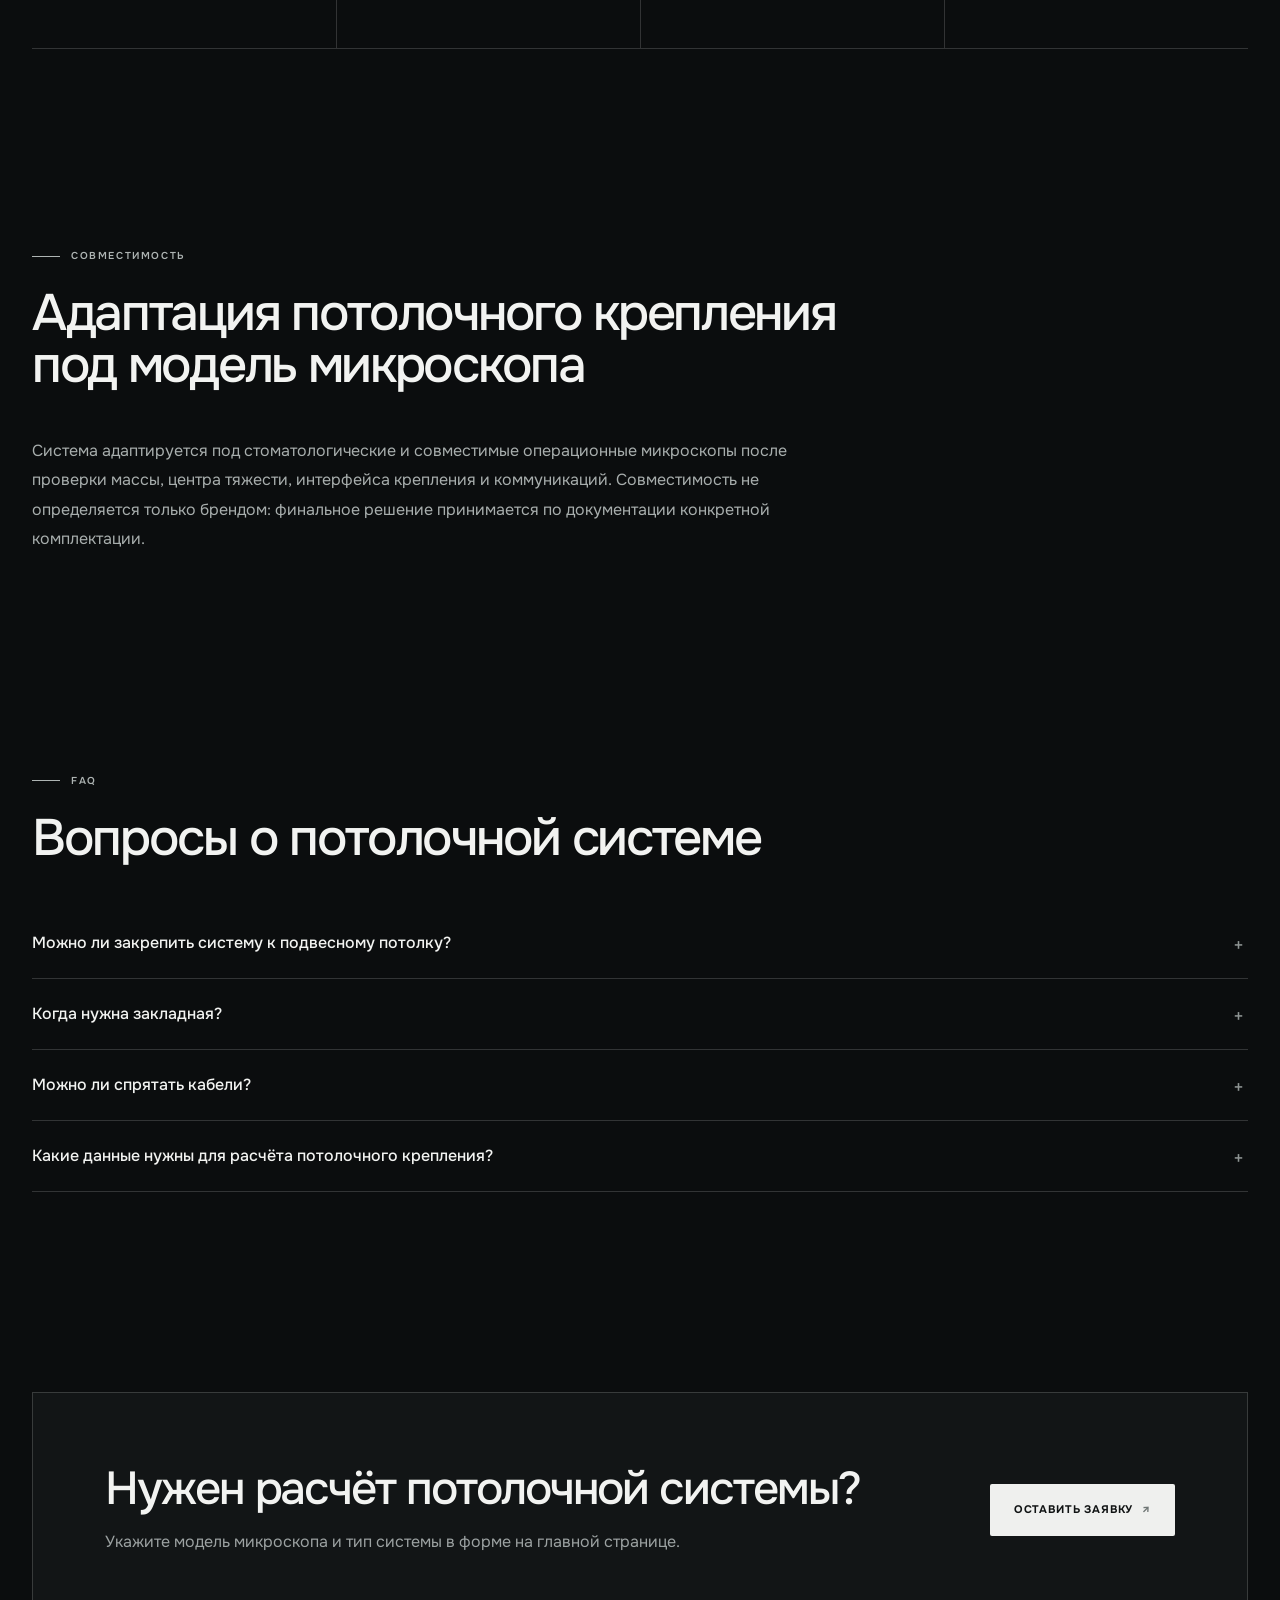
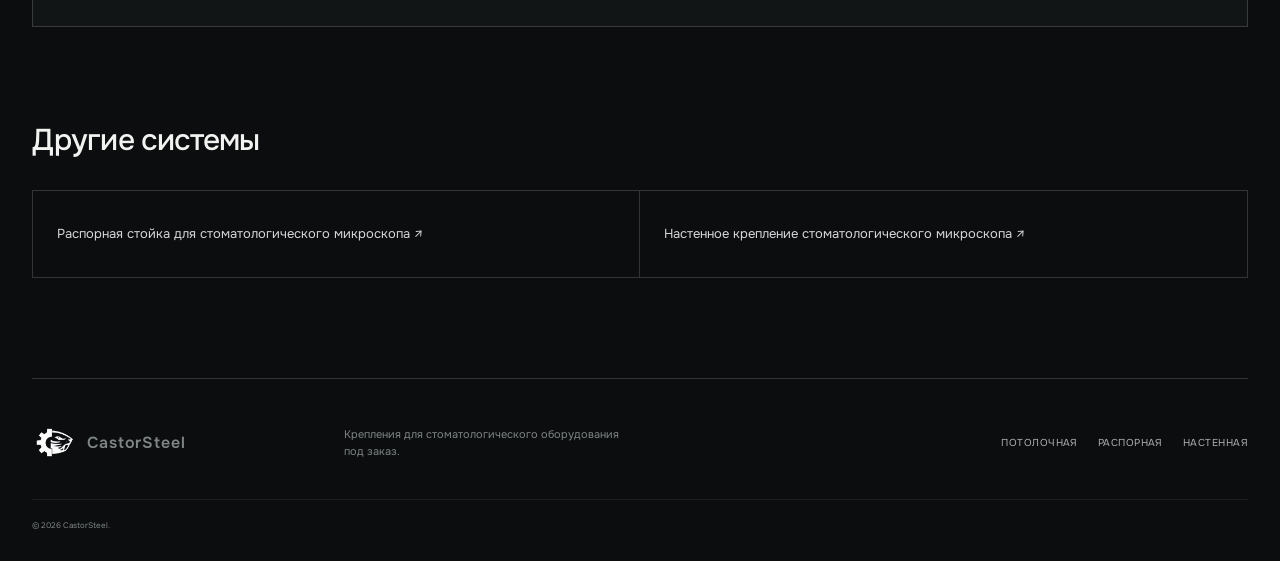
<file: potolochnaya-sistema/index.html>
<!doctype html><html lang="ru"><head><meta charset="utf-8"><meta name="viewport" content="width=device-width,initial-scale=1"><link rel="icon" type="image/png" href="../assets/favicon.png"><title>Потолочное крепление стоматологического микроскопа — CastorSteel</title><meta name="description" content="Потолочное крепление стоматологического микроскопа под заказ: обследование перекрытия, расчёт закладной, проектирование, изготовление и монтаж в Москве."><meta name="robots" content="index,follow,max-image-preview:large"><link rel="canonical" href="https://castor-steel.ru/potolochnaya-sistema/"><meta property="og:type" content="website"><meta property="og:locale" content="ru_RU"><meta property="og:site_name" content="CastorSteel"><meta property="og:title" content="Потолочное крепление стоматологического микроскопа — CastorSteel"><meta property="og:description" content="Потолочный подвес для микроскопа с индивидуальным расчётом нагрузки, закладной и коммуникаций."><meta property="og:url" content="https://castor-steel.ru/potolochnaya-sistema/"><meta property="og:image" content="https://castor-steel.ru/assets/potolochnaya.png"><meta property="og:image:alt" content="Потолочная система крепления стоматологического микроскопа"><meta name="twitter:card" content="summary_large_image"><meta name="twitter:title" content="Потолочное крепление стоматологического микроскопа"><meta name="twitter:description" content="Проектирование и монтаж потолочной системы CastorSteel под микроскоп и помещение."><meta name="twitter:image" content="https://castor-steel.ru/assets/potolochnaya.png"><script type="application/ld+json">{"@context":"https://schema.org","@graph":[{"@type":"Service","name":"Потолочное крепление стоматологического микроскопа","serviceType":"Проектирование, изготовление и монтаж потолочной системы для микроскопа","provider":{"@type":"Organization","name":"CastorSteel","url":"https://castor-steel.ru/"},"areaServed":{"@type":"City","name":"Москва"},"url":"https://castor-steel.ru/potolochnaya-sistema/","description":"Крепление к несущему перекрытию или рассчитанной закладной с индивидуальным расчётом нагрузки и маршрута коммуникаций."},{"@type":"BreadcrumbList","itemListElement":[{"@type":"ListItem","position":1,"name":"Главная","item":"https://castor-steel.ru/"},{"@type":"ListItem","position":2,"name":"Потолочная система","item":"https://castor-steel.ru/potolochnaya-sistema/"}]}]}</script><link rel="preconnect" href="https://fonts.googleapis.com"><link rel="preconnect" href="https://fonts.gstatic.com" crossorigin><link href="https://fonts.googleapis.com/css2?family=Onest:wght@400;500;600;700&amp;display=swap" rel="stylesheet"><link rel="stylesheet" href="../site.css?v=20260815-2"><script src="../script.js" defer></script></head><body class="product-page"><main class="page-main">
<header class="nav-shell"><a class="brand" href="../index.html" aria-label="CastorSteel — главная"><img src="../assets/logo-mark.png" alt=""><span class="brand-name">CastorSteel</span></a><nav><a href="../index.html#solutions">Все системы</a><a href="#requirements">Требования</a><a href="#process">Этапы</a></nav><a class="nav-cta" href="../index.html#contact">Оставить заявку <span>↗</span></a></header><nav class="breadcrumbs" aria-label="Хлебные крошки"><ol><li><a href="../index.html">Главная</a></li><li aria-current="page">Потолочная система</li></ol></nav>
<section class="system-hero"><div><div class="eyebrow"><span></span> Проектирование и монтаж в Москве</div><h1>Потолочное крепление стоматологического микроскопа</h1><p>Потолочный подвес освобождает пол рядом с креслом и сохраняет доступ к рабочей зоне. Крепление микроскопа проектируется под несущие конструкции помещения: непосредственно к перекрытию или через индивидуально рассчитанную закладную.</p><a class="button primary" href="../index.html#contact">Обсудить потолочную систему <span>↗</span></a></div><img src="../assets/potolochnaya.webp" alt="Потолочное крепление микроскопа к рассчитанной закладной" width="1254" height="1254"></section>
<section class="content-section"><div class="eyebrow"><span></span> Преимущества</div><h2>Потолочный подвес без напольной стойки</h2><div class="info-grid"><article class="info-card glass"><h3>Свободный пол</h3><p>Потолочное крепление не занимает место рядом с креслом и упрощает организацию рабочей зоны врача и ассистента.</p></article><article class="info-card glass"><h3>Индивидуальный расчёт</h3><p>Нагрузка и геометрия рассчитываются под конкретную модель микроскопа, вылет консоли и конструкцию помещения.</p></article><article class="info-card glass"><h3>Коммуникации</h3><p>Скрытая прокладка кабелей предусматривается в проекте, когда конструкция потолка и помещения это допускает.</p></article></div></section>
<section class="content-section prose" id="requirements"><div class="eyebrow"><span></span> Условия применения</div><h2>Требования к потолку и перекрытию</h2><p>До проектирования нужно определить тип и состояние несущего перекрытия, высоту чистового и чернового потолка, состав потолочного пространства и доступ к месту монтажа. Декоративный потолок сам по себе не используется как несущая основа.</p><p>Если прямое крепление микроскопа к потолку невозможно, проектируется закладная под стоматологический микроскоп. Её конфигурация и способ присоединения назначаются только после обследования и расчёта нагрузки на перекрытие.</p></section>
<section class="content-section" id="process"><div class="eyebrow"><span></span> Этапы работы</div><h2>От замера до установки</h2><div class="steps-grid"><article><span>01</span><h3>Замер</h3><p>Фиксируем высоты, положение кресла и доступ к перекрытию.</p></article><article><span>02</span><h3>Проектирование</h3><p>Рассчитываем закладную, рабочую зону и маршрут кабелей.</p></article><article><span>03</span><h3>Изготовление</h3><p>Производим систему под согласованную модель микроскопа.</p></article><article><span>04</span><h3>Монтаж</h3><p>Крепим, собираем и проверяем положение оборудования.</p></article></div></section>
<section class="content-section prose"><div class="eyebrow"><span></span> Совместимость</div><h2>Адаптация потолочного крепления под модель микроскопа</h2><p>Система адаптируется под стоматологические и совместимые операционные микроскопы после проверки массы, центра тяжести, интерфейса крепления и коммуникаций. Совместимость не определяется только брендом: финальное решение принимается по документации конкретной комплектации.</p></section>
<section class="content-section faq-list"><div class="eyebrow"><span></span> FAQ</div><h2>Вопросы о потолочной системе</h2><details><summary>Можно ли закрепить систему к подвесному потолку?</summary><p>Подвесной потолок не рассматривается как несущая основа. Крепление выполняется к несущему перекрытию либо рассчитанной конструкции за чистовым потолком.</p></details><details><summary>Когда нужна закладная?</summary><p>Это определяется после обследования перекрытия, потолочного пространства и положения микроскопа. Универсальной закладной для всех кабинетов нет.</p></details><details><summary>Можно ли спрятать кабели?</summary><p>Да, если маршрут можно безопасно предусмотреть в потолочном пространстве и согласовать с проектом помещения.</p></details><details><summary>Какие данные нужны для расчёта потолочного крепления?</summary><p>Потребуются модель и комплектация микроскопа, план кабинета, высоты потолков и доступные сведения о несущем перекрытии. Остальные параметры уточняются при обследовании.</p></details></section>
<section class="content-section"><div class="page-cta"><h2>Нужен расчёт потолочной системы?</h2><p>Укажите модель микроскопа и тип системы в форме на главной странице.</p><a class="button primary" href="../index.html#contact">Оставить заявку <span>↗</span></a></div><h2>Другие системы</h2><div class="related-links"><a href="../raspornaya-sistema/index.html">Распорная стойка для стоматологического микроскопа ↗</a><a href="../nastennaya-sistema/index.html">Настенное крепление стоматологического микроскопа ↗</a></div></section>
<footer class="site-footer"><a class="brand" href="../index.html"><img src="../assets/logo-mark.png" alt=""><span class="brand-name">CastorSteel</span></a><p>Крепления для стоматологического оборудования под заказ.</p><div class="systems-nav"><a href="../potolochnaya-sistema/index.html">Потолочная</a><a href="../raspornaya-sistema/index.html">Распорная</a><a href="../nastennaya-sistema/index.html">Настенная</a></div><small>© 2026 CastorSteel.</small></footer></main></body></html>
</file>
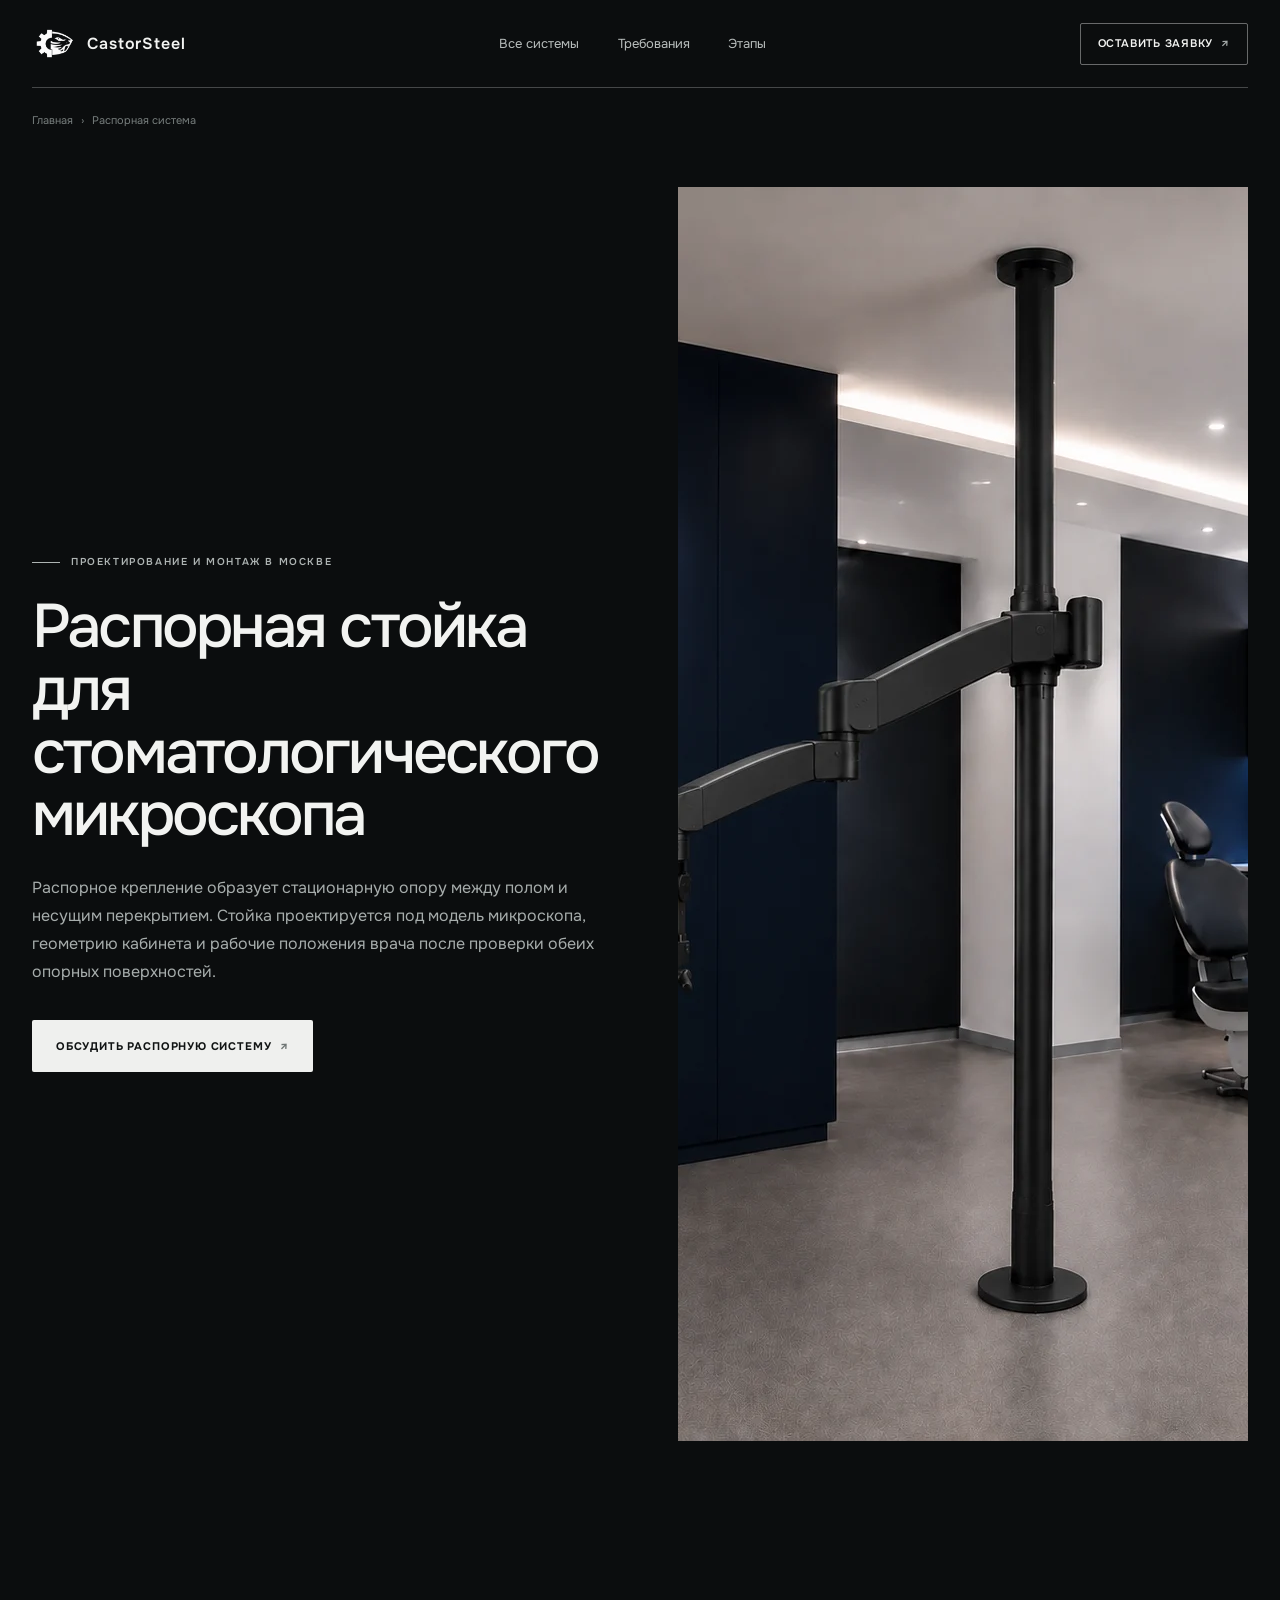
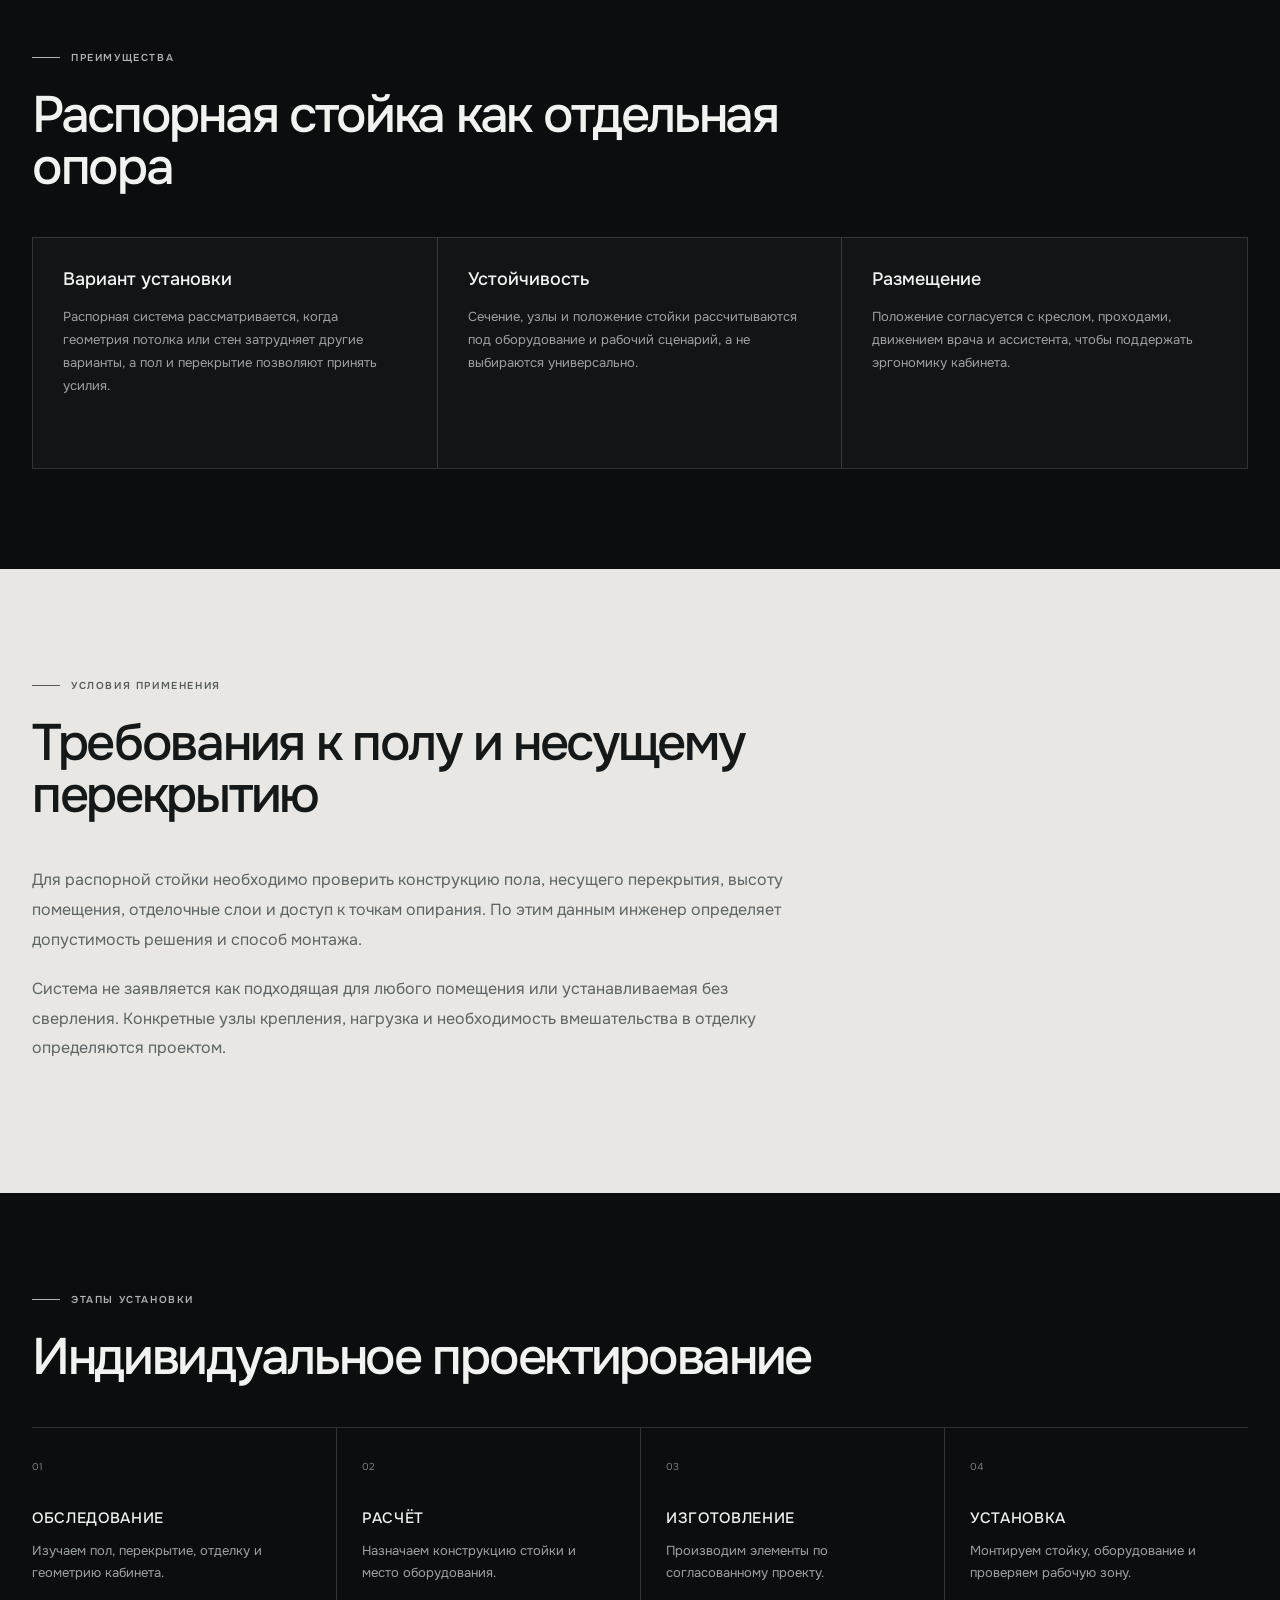
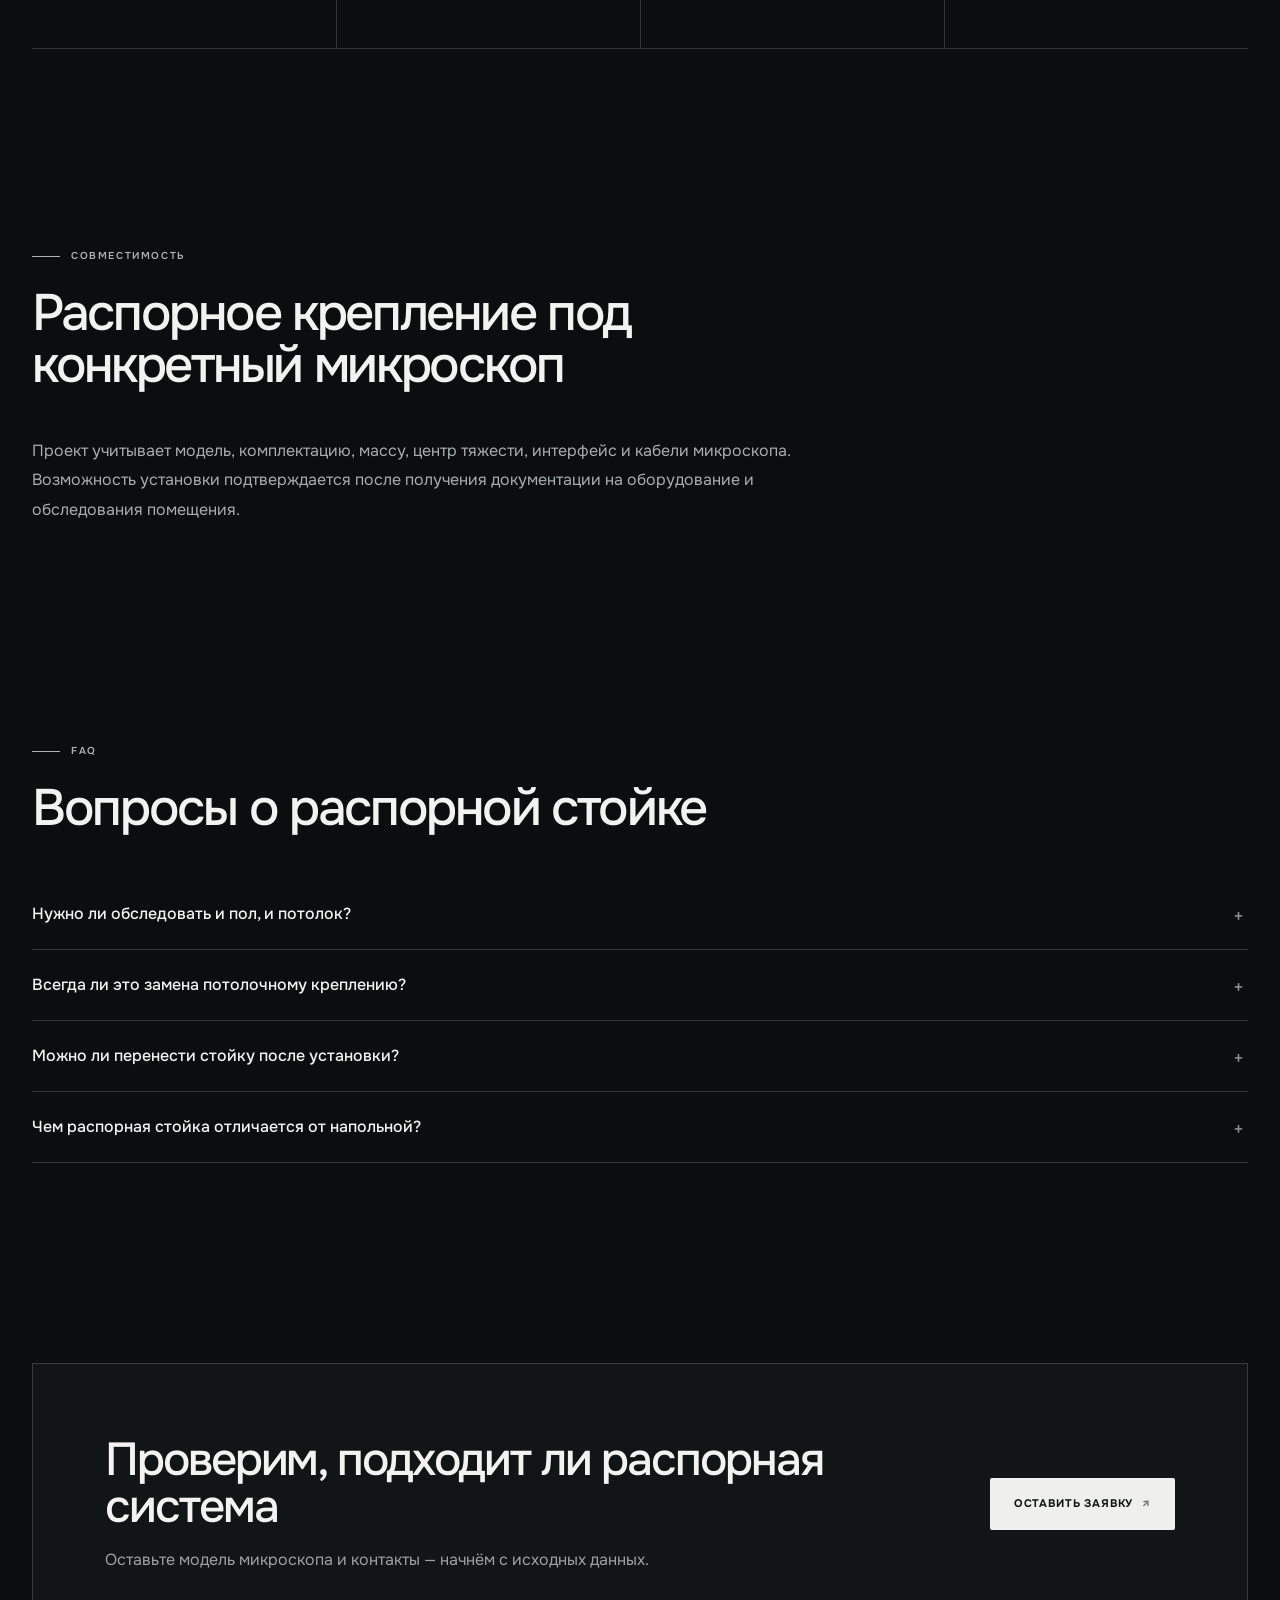
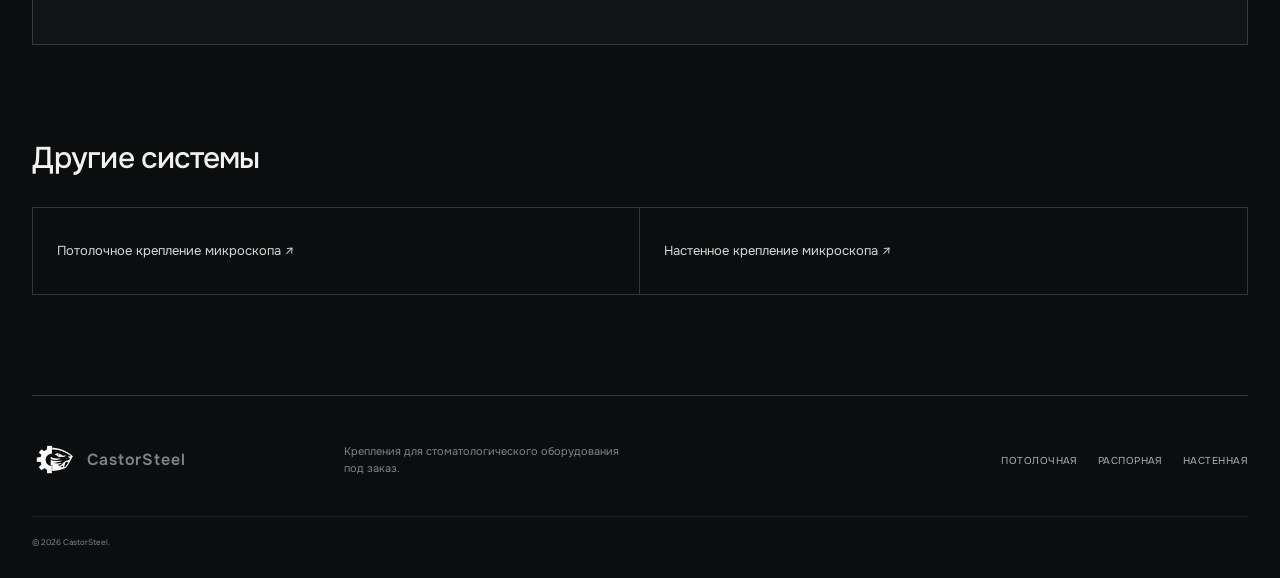
<file: raspornaya-sistema/index.html>
<!doctype html><html lang="ru"><head><meta charset="utf-8"><meta name="viewport" content="width=device-width,initial-scale=1"><link rel="icon" type="image/png" href="../assets/favicon.png"><title>Распорная стойка для стоматологического микроскопа — CastorSteel</title><meta name="description" content="Распорная стойка для стоматологического микроскопа под заказ: обследование пола и перекрытия, проектирование, изготовление и установка в Москве."><meta name="robots" content="index,follow,max-image-preview:large"><link rel="canonical" href="https://castor-steel.ru/raspornaya-sistema/"><meta property="og:type" content="website"><meta property="og:locale" content="ru_RU"><meta property="og:site_name" content="CastorSteel"><meta property="og:title" content="Распорная стойка для стоматологического микроскопа — CastorSteel"><meta property="og:description" content="Индивидуально проектируемая система между полом и перекрытием для размещения микроскопа."><meta property="og:url" content="https://castor-steel.ru/raspornaya-sistema/"><meta property="og:image" content="https://castor-steel.ru/assets/raspornaya.png"><meta property="og:image:alt" content="Распорная система для стоматологического микроскопа"><meta name="twitter:card" content="summary_large_image"><meta name="twitter:title" content="Распорная стойка для стоматологического микроскопа"><meta name="twitter:description" content="Обследование оснований, индивидуальный проект, изготовление и установка распорной системы."><meta name="twitter:image" content="https://castor-steel.ru/assets/raspornaya.png"><script type="application/ld+json">{"@context":"https://schema.org","@graph":[{"@type":"Service","name":"Распорная стойка для стоматологического микроскопа","serviceType":"Проектирование, изготовление и установка распорной системы","provider":{"@type":"Organization","name":"CastorSteel","url":"https://castor-steel.ru/"},"areaServed":{"@type":"City","name":"Москва"},"url":"https://castor-steel.ru/raspornaya-sistema/","description":"Стойка между полом и несущим перекрытием, проектируемая после обследования обеих опорных поверхностей."},{"@type":"BreadcrumbList","itemListElement":[{"@type":"ListItem","position":1,"name":"Главная","item":"https://castor-steel.ru/"},{"@type":"ListItem","position":2,"name":"Распорная система","item":"https://castor-steel.ru/raspornaya-sistema/"}]}]}</script><link rel="preconnect" href="https://fonts.googleapis.com"><link rel="preconnect" href="https://fonts.gstatic.com" crossorigin><link href="https://fonts.googleapis.com/css2?family=Onest:wght@400;500;600;700&amp;display=swap" rel="stylesheet"><link rel="stylesheet" href="../site.css?v=20260815-2"><script src="../script.js" defer></script></head><body class="product-page"><main class="page-main">
<header class="nav-shell"><a class="brand" href="../index.html"><img src="../assets/logo-mark.png" alt=""><span class="brand-name">CastorSteel</span></a><nav><a href="../index.html#solutions">Все системы</a><a href="#requirements">Требования</a><a href="#process">Этапы</a></nav><a class="nav-cta" href="../index.html#contact">Оставить заявку <span>↗</span></a></header><nav class="breadcrumbs" aria-label="Хлебные крошки"><ol><li><a href="../index.html">Главная</a></li><li aria-current="page">Распорная система</li></ol></nav>
<section class="system-hero"><div><div class="eyebrow"><span></span> Проектирование и монтаж в Москве</div><h1>Распорная стойка для стоматологического микроскопа</h1><p>Распорное крепление образует стационарную опору между полом и несущим перекрытием. Стойка проектируется под модель микроскопа, геометрию кабинета и рабочие положения врача после проверки обеих опорных поверхностей.</p><a class="button primary" href="../index.html#contact">Обсудить распорную систему <span>↗</span></a></div><img src="../assets/raspornaya.webp" alt="Распорная стойка между полом и перекрытием для микроскопа" width="1254" height="1254"></section>
<section class="content-section"><div class="eyebrow"><span></span> Преимущества</div><h2>Распорная стойка как отдельная опора</h2><div class="info-grid"><article class="info-card glass"><h3>Вариант установки</h3><p>Распорная система рассматривается, когда геометрия потолка или стен затрудняет другие варианты, а пол и перекрытие позволяют принять усилия.</p></article><article class="info-card glass"><h3>Устойчивость</h3><p>Сечение, узлы и положение стойки рассчитываются под оборудование и рабочий сценарий, а не выбираются универсально.</p></article><article class="info-card glass"><h3>Размещение</h3><p>Положение согласуется с креслом, проходами, движением врача и ассистента, чтобы поддержать эргономику кабинета.</p></article></div></section>
<section class="content-section prose" id="requirements"><div class="eyebrow"><span></span> Условия применения</div><h2>Требования к полу и несущему перекрытию</h2><p>Для распорной стойки необходимо проверить конструкцию пола, несущего перекрытия, высоту помещения, отделочные слои и доступ к точкам опирания. По этим данным инженер определяет допустимость решения и способ монтажа.</p><p>Система не заявляется как подходящая для любого помещения или устанавливаемая без сверления. Конкретные узлы крепления, нагрузка и необходимость вмешательства в отделку определяются проектом.</p></section>
<section class="content-section" id="process"><div class="eyebrow"><span></span> Этапы установки</div><h2>Индивидуальное проектирование</h2><div class="steps-grid"><article><span>01</span><h3>Обследование</h3><p>Изучаем пол, перекрытие, отделку и геометрию кабинета.</p></article><article><span>02</span><h3>Расчёт</h3><p>Назначаем конструкцию стойки и место оборудования.</p></article><article><span>03</span><h3>Изготовление</h3><p>Производим элементы по согласованному проекту.</p></article><article><span>04</span><h3>Установка</h3><p>Монтируем стойку, оборудование и проверяем рабочую зону.</p></article></div></section>
<section class="content-section prose"><div class="eyebrow"><span></span> Совместимость</div><h2>Распорное крепление под конкретный микроскоп</h2><p>Проект учитывает модель, комплектацию, массу, центр тяжести, интерфейс и кабели микроскопа. Возможность установки подтверждается после получения документации на оборудование и обследования помещения.</p></section>
<section class="content-section faq-list"><div class="eyebrow"><span></span> FAQ</div><h2>Вопросы о распорной стойке</h2><details><summary>Нужно ли обследовать и пол, и потолок?</summary><p>Да. Система взаимодействует с обеими опорными поверхностями, поэтому их конструкцию и состояние оценивают совместно.</p></details><details><summary>Всегда ли это замена потолочному креплению?</summary><p>Нет. Это один из вариантов, допустимость которого зависит от помещения, оборудования и рабочего сценария.</p></details><details><summary>Можно ли перенести стойку после установки?</summary><p>Перенос требует повторной оценки нового места и, возможно, корректировки проекта. Самостоятельно переставлять рассчитанную конструкцию нельзя.</p></details><details><summary>Чем распорная стойка отличается от напольной?</summary><p>Распорная стойка — стационарная конструкция с опиранием между полом и перекрытием, а не мобильная стойка на колёсах. Её положение и узлы определяются проектом.</p></details></section>
<section class="content-section"><div class="page-cta"><h2>Проверим, подходит ли распорная система</h2><p>Оставьте модель микроскопа и контакты — начнём с исходных данных.</p><a class="button primary" href="../index.html#contact">Оставить заявку <span>↗</span></a></div><h2>Другие системы</h2><div class="related-links"><a href="../potolochnaya-sistema/index.html">Потолочное крепление микроскопа ↗</a><a href="../nastennaya-sistema/index.html">Настенное крепление микроскопа ↗</a></div></section>
<footer class="site-footer"><a class="brand" href="../index.html"><img src="../assets/logo-mark.png" alt=""><span class="brand-name">CastorSteel</span></a><p>Крепления для стоматологического оборудования под заказ.</p><div class="systems-nav"><a href="../potolochnaya-sistema/index.html">Потолочная</a><a href="../raspornaya-sistema/index.html">Распорная</a><a href="../nastennaya-sistema/index.html">Настенная</a></div><small>© 2026 CastorSteel.</small></footer></main></body></html>
</file>
<file: site.css>
:root {
  --bg: #0b0d0e;
  --surface: #121516;
  --surface-2: #181b1c;
  --paper: #e8e7e3;
  --ink: #f2f3f1;
  --ink-dark: #151818;
  --muted: #9ca2a2;
  --muted-dark: #5d6464;
  --line: rgba(255, 255, 255, .16);
  --line-dark: rgba(18, 22, 22, .2);
  --accent: #dfe3e2;
  --container: 1400px;
  --gutter: clamp(18px, 4vw, 32px);
  --font: "Onest", "Segoe UI", Arial, sans-serif;
}

*, *::before, *::after { box-sizing: border-box; }
html { scroll-behavior: smooth; }
body {
  margin: 0;
  overflow-x: hidden;
  background: var(--bg);
  color: var(--ink);
  font-family: var(--font);
  font-size: 16px;
  line-height: 1.5;
  font-synthesis: none;
  text-rendering: optimizeLegibility;
  -webkit-font-smoothing: antialiased;
}
main { display: block; min-height: 100vh; }
a { color: inherit; text-decoration: none; }
img { max-width: 100%; }
button, input, select { font: inherit; }
button, a, input, select, summary { -webkit-tap-highlight-color: transparent; }
:focus-visible { outline: 2px solid #fff; outline-offset: 4px; }
.hidden, .form-field[hidden] { display: none !important; }

.nav-shell {
  position: absolute;
  z-index: 20;
  top: 0;
  left: 50%;
  transform: translateX(-50%);
  width: min(var(--container), calc(100% - 2 * var(--gutter)));
  height: 88px;
  display: flex;
  align-items: center;
  justify-content: space-between;
  gap: 28px;
  border-bottom: 1px solid rgba(255, 255, 255, .24);
}
.brand { display: inline-flex; align-items: center; gap: 11px; flex: 0 0 auto; }
.brand img { display: block; width: 44px; height: 44px; object-fit: contain; }
.brand-name { font-size: 16px; font-weight: 600; letter-spacing: .055em; }
.nav-shell nav { display: flex; align-items: center; gap: clamp(24px, 3vw, 40px); color: #b8bdbc; font-size: 13px; }
.nav-shell nav a, .systems-nav a { transition: color .2s ease; }
.nav-shell nav a:hover, .systems-nav a:hover { color: #fff; }
.nav-cta {
  min-height: 42px;
  padding: 0 17px;
  display: inline-flex;
  align-items: center;
  justify-content: center;
  flex: 0 0 auto;
  border: 1px solid rgba(255, 255, 255, .38);
  border-radius: 2px;
  font-size: 11px;
  font-weight: 600;
  letter-spacing: .07em;
  text-transform: uppercase;
  transition: background .2s ease, color .2s ease;
}
.nav-cta span { margin-left: 8px; color: #a8aead; }
.nav-cta:hover { background: #f2f3f1; color: var(--ink-dark); }

.eyebrow {
  display: flex;
  align-items: center;
  gap: 11px;
  color: #aeb4b3;
  font-size: 10px;
  font-weight: 600;
  letter-spacing: .16em;
  line-height: 1.4;
  text-transform: uppercase;
}
.eyebrow span { width: 28px; height: 1px; flex: 0 0 auto; background: currentColor; }
h1, h2, h3, p { overflow-wrap: break-word; }
h1, h2 { margin: 24px 0; font-weight: 500; letter-spacing: -.045em; line-height: 1.02; }
h1 { font-size: clamp(50px, 5.3vw, 72px); }
h2 { font-size: clamp(38px, 4vw, 54px); }
h3 { margin: 0; font-size: 20px; line-height: 1.25; font-weight: 500; }
h1 em, h2 em { color: #9fa5a4; font-style: normal; }

.button {
  min-height: 52px;
  padding: 0 23px;
  display: inline-flex;
  align-items: center;
  justify-content: center;
  border: 1px solid transparent;
  border-radius: 2px;
  cursor: pointer;
  font-size: 11px;
  font-weight: 700;
  letter-spacing: .075em;
  text-transform: uppercase;
  transition: background .2s ease, transform .2s ease;
}
.button.primary { background: #eff0ee; color: #111414; }
.button.primary:hover { background: #fff; transform: translateY(-1px); }
.button span { margin-left: 9px; color: #6f7675; }
.text-link { padding-bottom: 5px; border-bottom: 1px solid #747a79; color: #d4d7d6; font-size: 13px; }

/* Home */
.hero {
  width: 100%;
  min-height: 820px;
  margin: 0 auto;
  padding: 130px max(var(--gutter), calc((100% - var(--container)) / 2)) 72px;
  display: grid;
  grid-template-columns: minmax(0, 1fr) minmax(0, 1.12fr);
  grid-template-areas: "copy media" "status media";
  gap: 36px clamp(48px, 6vw, 96px);
  align-items: center;
}
.hero-copy { grid-area: copy; align-self: end; max-width: 620px; }
.hero-copy h1 { margin: 28px 0; overflow-wrap: normal; word-break: normal; }
.hero-copy > p { max-width: 535px; margin: 0; color: #b2b8b7; font-size: 17px; line-height: 1.7; }
.hero-actions { margin-top: 36px; display: flex; align-items: center; gap: 30px; }
.hero-product { grid-area: media; position: relative; align-self: center; width: 100%; min-height: 0; aspect-ratio: 1; margin: 0; overflow: hidden; background: #d3d0cc; }
.hero-product img { display: block; width: 100%; height: 100%; min-height: 0; object-fit: cover; object-position: center 38%; }
.hero-product figcaption {
  position: absolute;
  inset: auto 0 0;
  padding: 48px 24px 21px;
  display: grid;
  grid-template-columns: 64px 1fr;
  gap: 5px 18px;
  background: linear-gradient(0deg, rgba(7, 9, 9, .9), transparent);
}
.hero-product figcaption span { grid-row: 1 / 3; color: #aeb4b3; font-size: 10px; letter-spacing: .15em; }
.hero-product figcaption b { font-size: 12px; letter-spacing: .09em; text-transform: uppercase; }
.hero-product figcaption small { color: #b5bab9; font-size: 11px; }
.hero-status { grid-area: status; align-self: start; display: flex; align-items: center; gap: 13px; }
.hero-status .status-line { width: 34px; height: 1px; background: #777d7c; }
.hero-status b, .hero-status small { display: block; }
.hero-status b { font-size: 10px; letter-spacing: .08em; text-transform: uppercase; }
.hero-status small { margin-top: 4px; color: #7f8584; font-size: 10px; }

.numbers {
  width: min(var(--container), calc(100% - 2 * var(--gutter)));
  margin: 0 auto;
  display: grid;
  grid-template-columns: repeat(3, 1fr);
  border-block: 1px solid var(--line);
}
.numbers a {
  min-width: 0;
  min-height: 90px;
  padding: 0 24px;
  display: grid;
  grid-template-columns: 42px minmax(0, 1fr) auto;
  align-items: center;
  border-right: 1px solid var(--line);
  transition: background .2s ease;
}
.numbers a:last-child { border-right: 0; }
.numbers a:hover { background: var(--surface); }
.numbers strong { color: #747a79; font-size: 10px; }
.numbers span { font-size: 12px; }
.numbers i { color: #858b8a; font-style: normal; }

.section { width: min(var(--container), calc(100% - 2 * var(--gutter))); margin: 0 auto; padding: 128px 0; }
.section-head { margin-bottom: 54px; display: grid; grid-template-columns: minmax(0, 1fr) 380px; gap: 64px; align-items: end; }
.section-head h2 { margin-bottom: 0; }
.section-head > p { margin: 0 0 4px; color: var(--muted); font-size: 15px; line-height: 1.75; }
.product-grid.three { display: grid; grid-template-columns: 1.16fr .92fr .92fr; gap: 1px; padding: 1px; background: var(--line); }
.product-card { min-width: 0; overflow: hidden; background: #101314; }
.product-visual { position: relative; height: 430px; overflow: hidden; background: #d1ceca; }
.product-visual img { display: block; width: 100%; height: 100%; object-fit: cover; transition: transform .45s ease; }
.product-card:hover .product-visual img { transform: scale(1.018); }
.product-index { position: absolute; top: 14px; left: 14px; padding: 7px 9px; background: #111414; color: #fff; font-size: 10px; }
.product-content { min-height: 222px; padding: 27px; display: flex; flex-direction: column; border-top: 1px solid var(--line); }
.product-content p { margin: 13px 0 22px; color: var(--muted); font-size: 13px; line-height: 1.7; }
.product-content a { margin-top: auto; color: #d9dcdb; font-size: 10px; font-weight: 700; letter-spacing: .075em; text-transform: uppercase; }
.product-content a span { margin-left: 7px; color: #8d9392; }

.selection-guide { padding-top: 12px; display: grid; grid-template-columns: minmax(0, .8fr) minmax(560px, 1.2fr); gap: clamp(60px, 8vw, 130px); align-items: start; }
.selection-intro { position: sticky; top: 32px; }
.selection-intro > p { max-width: 500px; margin: 0; color: var(--muted); font-size: 15px; line-height: 1.8; }
.selection-list { border-top: 1px solid var(--line); }
.selection-list > a { min-width: 0; padding: 27px 0; display: grid; grid-template-columns: 38px minmax(0, 1fr) auto; gap: 18px; border-bottom: 1px solid var(--line); }
.selection-list > a > span { padding-top: 4px; color: #757c7b; font-size: 10px; }
.selection-list h3 { font-size: 18px; }
.selection-list p { max-width: 600px; margin: 11px 0 0; color: var(--muted); font-size: 13px; line-height: 1.7; }
.selection-list i { color: #858b8a; font-style: normal; transition: transform .2s ease; }
.selection-list a:hover i { transform: translate(2px, -2px); }

.engineering {
  min-height: 760px;
  padding: 110px max(var(--gutter), calc((100% - var(--container)) / 2));
  display: grid;
  grid-template-columns: .9fr 1.1fr;
  gap: clamp(60px, 7vw, 112px);
  align-items: center;
  background: var(--paper);
  color: var(--ink-dark);
}
.engineering-copy { max-width: 570px; }
.engineering .eyebrow { color: #555c5b; }
.engineering h2 em { color: #747a79; }
.engineering-copy > p { margin: 0; color: var(--muted-dark); font-size: 15px; line-height: 1.8; }
.feature-list { margin-top: 34px; border-top: 1px solid var(--line-dark); }
.feature-list > div { padding: 18px 0; display: grid; grid-template-columns: 28px 1fr; gap: 14px; border-bottom: 1px solid var(--line-dark); }
.feature-list b { color: #747a79; font-size: 10px; }
.feature-list strong, .feature-list small { display: block; }
.feature-list strong { font-size: 12px; letter-spacing: .045em; text-transform: uppercase; }
.feature-list small { margin-top: 5px; color: #626968; font-size: 12px; line-height: 1.5; }
.engineering-art { margin: 0; background: #06101a; }
.engineering-art img { display: block; width: 100%; height: auto; object-fit: contain; }
.engineering-art figcaption { padding: 17px 20px; display: grid; grid-template-columns: 1fr 1fr; gap: 20px; border-top: 1px solid rgba(255,255,255,.18); color: #e4e7e6; }
.engineering-art figcaption span { font-size: 10px; letter-spacing: .1em; text-transform: uppercase; }
.engineering-art figcaption small { color: #9da3a2; font-size: 10px; line-height: 1.5; }

.section-head.compact { margin-bottom: 64px; }
.timeline { display: grid; grid-template-columns: repeat(4, minmax(0, 1fr)); }
.timeline article { position: relative; min-width: 0; padding: 29px 28px 0 0; border-top: 1px solid var(--line); }
.timeline article > span { position: absolute; top: -27px; color: #747a79; font-size: 10px; }
.timeline i { position: absolute; top: -4px; left: 0; width: 8px; height: 8px; display: block; background: #d7dbda; box-shadow: 0 0 0 6px var(--bg); }
.timeline h3 { font-size: 15px; letter-spacing: .05em; text-transform: uppercase; }
.timeline p { max-width: 240px; margin: 12px 0 0; color: #8f9594; font-size: 13px; line-height: 1.7; }

.contact { padding-top: 28px; }
.contact-panel { width: 100%; padding: clamp(38px, 5vw, 64px); display: grid; grid-template-columns: minmax(0, .86fr) minmax(360px, 1.14fr); gap: clamp(48px, 7vw, 96px); background: var(--surface); border: 1px solid var(--line); }
.contact-copy { min-width: 0; }
.contact h2 { max-width: 500px; font-size: clamp(38px, 4vw, 52px); }
.contact-copy > p { max-width: 450px; margin: 0; color: var(--muted); font-size: 14px; line-height: 1.75; }
.contact-meta { margin-top: 38px; display: grid; grid-template-columns: max-content minmax(0, 1fr); gap: 22px 38px; font-style: normal; }
.contact-meta small, .contact-meta a { display: block; }
.contact-meta small { margin-bottom: 6px; color: #777e7d; font-size: 8px; letter-spacing: .13em; text-transform: uppercase; }
.contact-meta a { white-space: nowrap; font-size: 13px; }
form { min-width: 0; display: flex; flex-direction: column; gap: 15px; }
.contact form { padding-left: clamp(28px, 4vw, 56px); border-left: 1px solid var(--line); }
form label { color: #818887; font-size: 9px; letter-spacing: .12em; text-transform: uppercase; }
input, select { width: 100%; min-height: 48px; margin-top: 6px; padding: 12px 14px; border: 1px solid #3c4241; border-radius: 2px; outline: 0; background: #0d0f10; color: #edf0ef; font-size: 12px; }
input:focus, select:focus { border-color: #e0e3e2; }
.contact form .button { width: 100%; margin-top: 3px; }
.contact form > small { color: #69706f; font-size: 8px; line-height: 1.5; }
.success { min-height: 360px; display: flex; flex-direction: column; align-items: center; justify-content: center; text-align: center; }
.success > span { width: 54px; height: 54px; display: grid; place-items: center; border: 1px solid var(--line); }
.success h3 { margin: 18px 0 8px; }
.success p { color: var(--muted); }
.success button { border: 0; background: none; color: #d9dcdb; cursor: pointer; text-decoration: underline; }

.site-footer {
  width: min(var(--container), calc(100% - 2 * var(--gutter)));
  margin: 0 auto;
  padding: 42px 0 30px;
  display: grid;
  grid-template-columns: minmax(190px, .8fr) minmax(240px, 1fr) minmax(400px, 1.5fr);
  align-items: center;
  gap: 34px;
  border-top: 1px solid var(--line);
  color: #7f8584;
}
.site-footer p { max-width: 280px; margin: 0; font-size: 11px; line-height: 1.55; }
.systems-nav { display: flex; flex-wrap: wrap; justify-content: flex-end; gap: 20px; }
.systems-nav a { color: #aeb3b2; font-size: 10px; letter-spacing: .045em; text-transform: uppercase; white-space: nowrap; }
.site-footer > small { grid-column: 1 / -1; padding-top: 19px; border-top: 1px solid rgba(255,255,255,.08); font-size: 8px; }

/* Product pages */
.page-main { padding-top: 88px; }
.page-main .nav-shell { position: absolute; }
.breadcrumbs { width: min(var(--container), calc(100% - 2 * var(--gutter))); margin: 0 auto; padding: 24px 0 0; color: #777e7d; font-size: 11px; }
.breadcrumbs ol { margin: 0; padding: 0; display: flex; flex-wrap: wrap; gap: 8px; list-style: none; }
.breadcrumbs li + li::before { content: "›"; margin-right: 8px; }
.breadcrumbs a:hover { color: #fff; }
.system-hero {
  width: min(var(--container), calc(100% - 2 * var(--gutter)));
  margin: 0 auto;
  padding: 58px 0 110px;
  display: grid;
  grid-template-columns: repeat(2, minmax(0, 1fr));
  gap: clamp(50px, 6vw, 90px);
  align-items: center;
}
.system-hero > div { min-width: 0; }
.system-hero h1 { max-width: 670px; margin: 27px 0; font-size: clamp(46px, 4.8vw, 66px); }
.system-hero p { max-width: 580px; margin: 0; color: #a7adac; font-size: 16px; line-height: 1.75; }
.system-hero .button { margin-top: 34px; }
.system-hero > img { display: block; width: 100%; aspect-ratio: 1; object-fit: cover; background: #d1ceca; }
.content-section { width: min(1240px, calc(100% - 2 * var(--gutter))); margin: 0 auto; padding: 100px 0; }
.content-section h2 { max-width: 820px; margin-bottom: 44px; }
.info-grid { display: grid; grid-template-columns: repeat(3, minmax(0, 1fr)); border: 1px solid var(--line); }
.info-card { min-width: 0; min-height: 230px; padding: 30px; border-right: 1px solid var(--line); background: var(--surface); }
.info-card:last-child { border-right: 0; }
.info-card h3 { font-size: 18px; }
.info-card p { margin: 16px 0 0; color: var(--muted); font-size: 13px; line-height: 1.75; }
.prose > p { max-width: 780px; margin: 0 0 20px; color: #a8aead; font-size: 16px; line-height: 1.85; }
.product-page #requirements { position: relative; padding-block: 110px; background: var(--paper); color: var(--ink-dark); box-shadow: 0 0 0 100vmax var(--paper); clip-path: inset(0 -100vmax); }
.product-page #requirements .eyebrow { color: #555c5b; }
.product-page #requirements > p { color: var(--muted-dark); }
.steps-grid { display: grid; grid-template-columns: repeat(4, minmax(0, 1fr)); border-block: 1px solid var(--line); }
.steps-grid article { min-width: 0; min-height: 220px; padding: 25px 25px 25px 0; }
.steps-grid article + article { padding-left: 25px; border-left: 1px solid var(--line); }
.steps-grid span { color: #777e7d; font-size: 10px; }
.steps-grid h3 { margin-top: 32px; font-size: 15px; letter-spacing: .045em; text-transform: uppercase; }
.steps-grid p { margin: 12px 0 0; color: var(--muted); font-size: 13px; line-height: 1.7; }
.faq-list details { border-bottom: 1px solid var(--line); }
.faq-list summary { position: relative; padding: 23px 44px 23px 0; cursor: pointer; font-size: 16px; font-weight: 500; list-style: none; }
.faq-list summary::-webkit-details-marker { display: none; }
.faq-list summary::after { content: "+"; position: absolute; right: 4px; color: #8e9493; font-size: 20px; font-weight: 400; }
.faq-list details[open] summary::after { content: "−"; }
.faq-list details p { max-width: 760px; margin: -4px 0 24px; color: var(--muted); font-size: 14px; line-height: 1.75; }
.page-cta { margin-bottom: 98px; padding: clamp(40px, 6vw, 72px); display: grid; grid-template-columns: minmax(0, 1fr) auto; gap: 18px 50px; align-items: center; border: 1px solid var(--line); background: var(--surface); }
.page-cta h2 { margin: 0; font-size: clamp(34px, 3.6vw, 48px); }
.page-cta p { margin: 0; color: var(--muted); }
.page-cta .button { grid-column: 2; grid-row: 1 / 3; }
.content-section > .page-cta + h2 { margin-bottom: 34px; font-size: 30px; letter-spacing: -.03em; }
.related-links { display: grid; grid-template-columns: 1fr 1fr; border: 1px solid var(--line); }
.related-links a { min-height: 86px; padding: 0 24px; display: flex; align-items: center; border-right: 1px solid var(--line); color: #d5d8d7; font-size: 13px; transition: background .2s ease; }
.related-links a:last-child { border-right: 0; }
.related-links a:hover { background: var(--surface); }

@media (max-width: 1020px) {
  .nav-shell nav { display: none; }
  .hero { min-height: 0; padding: 118px var(--gutter) 76px; grid-template-columns: 1fr; grid-template-areas: "copy" "media" "status"; gap: 42px; }
  .hero-copy { align-self: auto; max-width: 680px; }
  .hero-product, .hero-product img { min-height: 0; height: min(72vw, 650px); }
  .numbers { grid-template-columns: 1fr; }
  .numbers a { min-height: 70px; border-right: 0; border-bottom: 1px solid var(--line); }
  .numbers a:last-child { border-bottom: 0; }
  .section-head { grid-template-columns: 1fr; gap: 24px; }
  .section-head > p { width: min(100%, 560px); }
  .product-grid.three { grid-template-columns: 1fr; }
  .product-visual { height: min(72vw, 620px); }
  .product-content { min-height: 0; }
  .selection-guide { grid-template-columns: 1fr; gap: 45px; }
  .selection-intro { position: static; }
  .engineering { grid-template-columns: 1fr; }
  .engineering-copy { max-width: 700px; }
  .engineering-art { width: min(100%, 680px); }
  .contact-panel { grid-template-columns: 1fr; gap: 44px; }
  .contact form { padding: 36px 0 0; border-left: 0; border-top: 1px solid var(--line); }
  .site-footer { grid-template-columns: 1fr 1fr; }
  .site-footer .systems-nav { grid-column: 1 / -1; justify-content: flex-start; }
  .system-hero { grid-template-columns: 1fr; padding-top: 50px; }
  .system-hero > div { max-width: 730px; }
  .system-hero > img { width: min(100%, 760px); }
  .info-grid { grid-template-columns: 1fr; }
  .info-card { min-height: 0; border-right: 0; border-bottom: 1px solid var(--line); }
  .info-card:last-child { border-bottom: 0; }
}

@media (max-width: 700px) {
  .nav-shell { height: 76px; }
  .brand img { width: 38px; height: 38px; }
  .brand-name { font-size: 14px; }
  .nav-cta { min-height: 38px; padding: 0 12px; font-size: 0; }
  .nav-cta::before { content: "Заявка"; font-size: 9px; }
  .nav-cta span { margin-left: 7px; font-size: 12px; }
  h1 { font-size: clamp(32px, 10vw, 46px); }
  h2 { font-size: 34px; }
  .hero { padding-top: 105px; gap: 34px; }
  .hero-copy > p { font-size: 15px; line-height: 1.65; }
  .hero-actions { gap: 22px; flex-wrap: wrap; }
  .hero-product, .hero-product img { height: 112vw; max-height: 490px; }
  .hero-product figcaption { grid-template-columns: 42px 1fr; padding: 42px 15px 16px; }
  .hero-product figcaption small { display: none; }
  .numbers a { padding: 0 15px; grid-template-columns: 34px 1fr auto; }
  .section { padding: 88px 0; }
  .product-visual { height: 104vw; max-height: 440px; }
  .product-content { padding: 23px 19px; }
  .engineering { padding: 84px var(--gutter); gap: 46px; }
  .engineering-art figcaption { grid-template-columns: 1fr; gap: 6px; }
  .timeline { grid-template-columns: 1fr; gap: 52px; }
  .timeline article { padding-top: 25px; }
  .contact { padding-top: 18px; }
  .contact-panel { padding: 29px 19px; }
  .contact h2 { font-size: 34px; }
  .contact-meta { grid-template-columns: 1fr; gap: 18px; }
  .contact-meta a { white-space: normal; }
  .site-footer { grid-template-columns: 1fr; justify-items: start; }
  .site-footer .systems-nav { grid-column: auto; width: 100%; display: grid; grid-template-columns: 1fr 1fr; gap: 14px 20px; }
  .site-footer > small { grid-column: auto; width: 100%; }
  .page-main { padding-top: 76px; }
  .breadcrumbs { padding-top: 19px; }
  .system-hero { padding: 40px 0 82px; gap: 38px; }
  .system-hero h1 { font-size: clamp(36px, 9.8vw, 42px); }
  .system-hero p { font-size: 15px; }
  .content-section { padding: 80px 0; }
  .content-section h2 { margin-bottom: 34px; }
  .info-card { padding: 25px 20px; }
  .product-page #requirements { padding-block: 82px; }
  .prose > p { font-size: 15px; line-height: 1.8; }
  .steps-grid { grid-template-columns: 1fr; border-bottom: 0; }
  .steps-grid article { min-height: 0; padding: 24px 0; border-bottom: 1px solid var(--line); }
  .steps-grid article + article { padding-left: 0; border-left: 0; }
  .steps-grid h3 { margin-top: 18px; }
  .page-cta { margin-bottom: 72px; padding: 30px 20px; grid-template-columns: 1fr; }
  .page-cta .button { grid-column: auto; grid-row: auto; justify-self: start; }
  .related-links { grid-template-columns: 1fr; }
  .related-links a { min-height: 76px; border-right: 0; border-bottom: 1px solid var(--line); }
  .related-links a:last-child { border-bottom: 0; }
}

@media (prefers-reduced-motion: reduce) {
  html { scroll-behavior: auto; }
  *, *::before, *::after { transition-duration: .01ms !important; animation-duration: .01ms !important; animation-iteration-count: 1 !important; }
}
</file>
